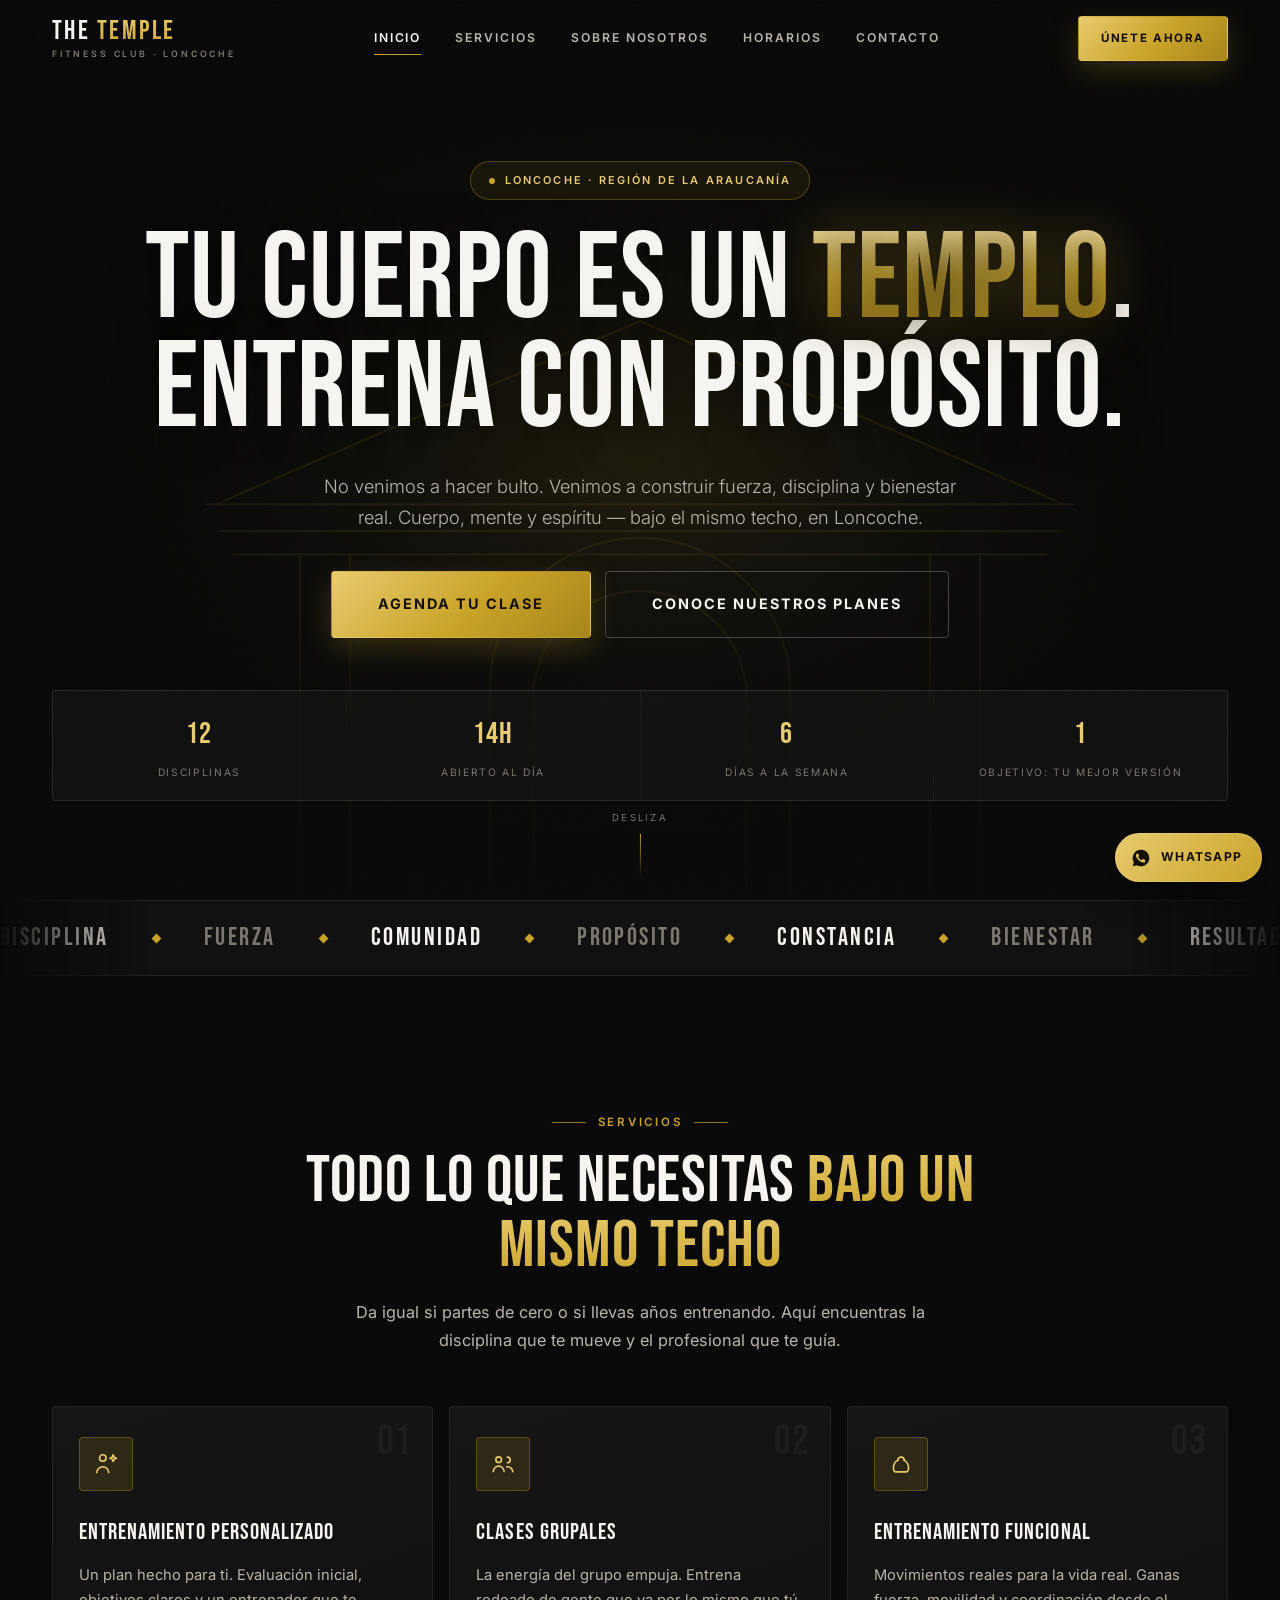
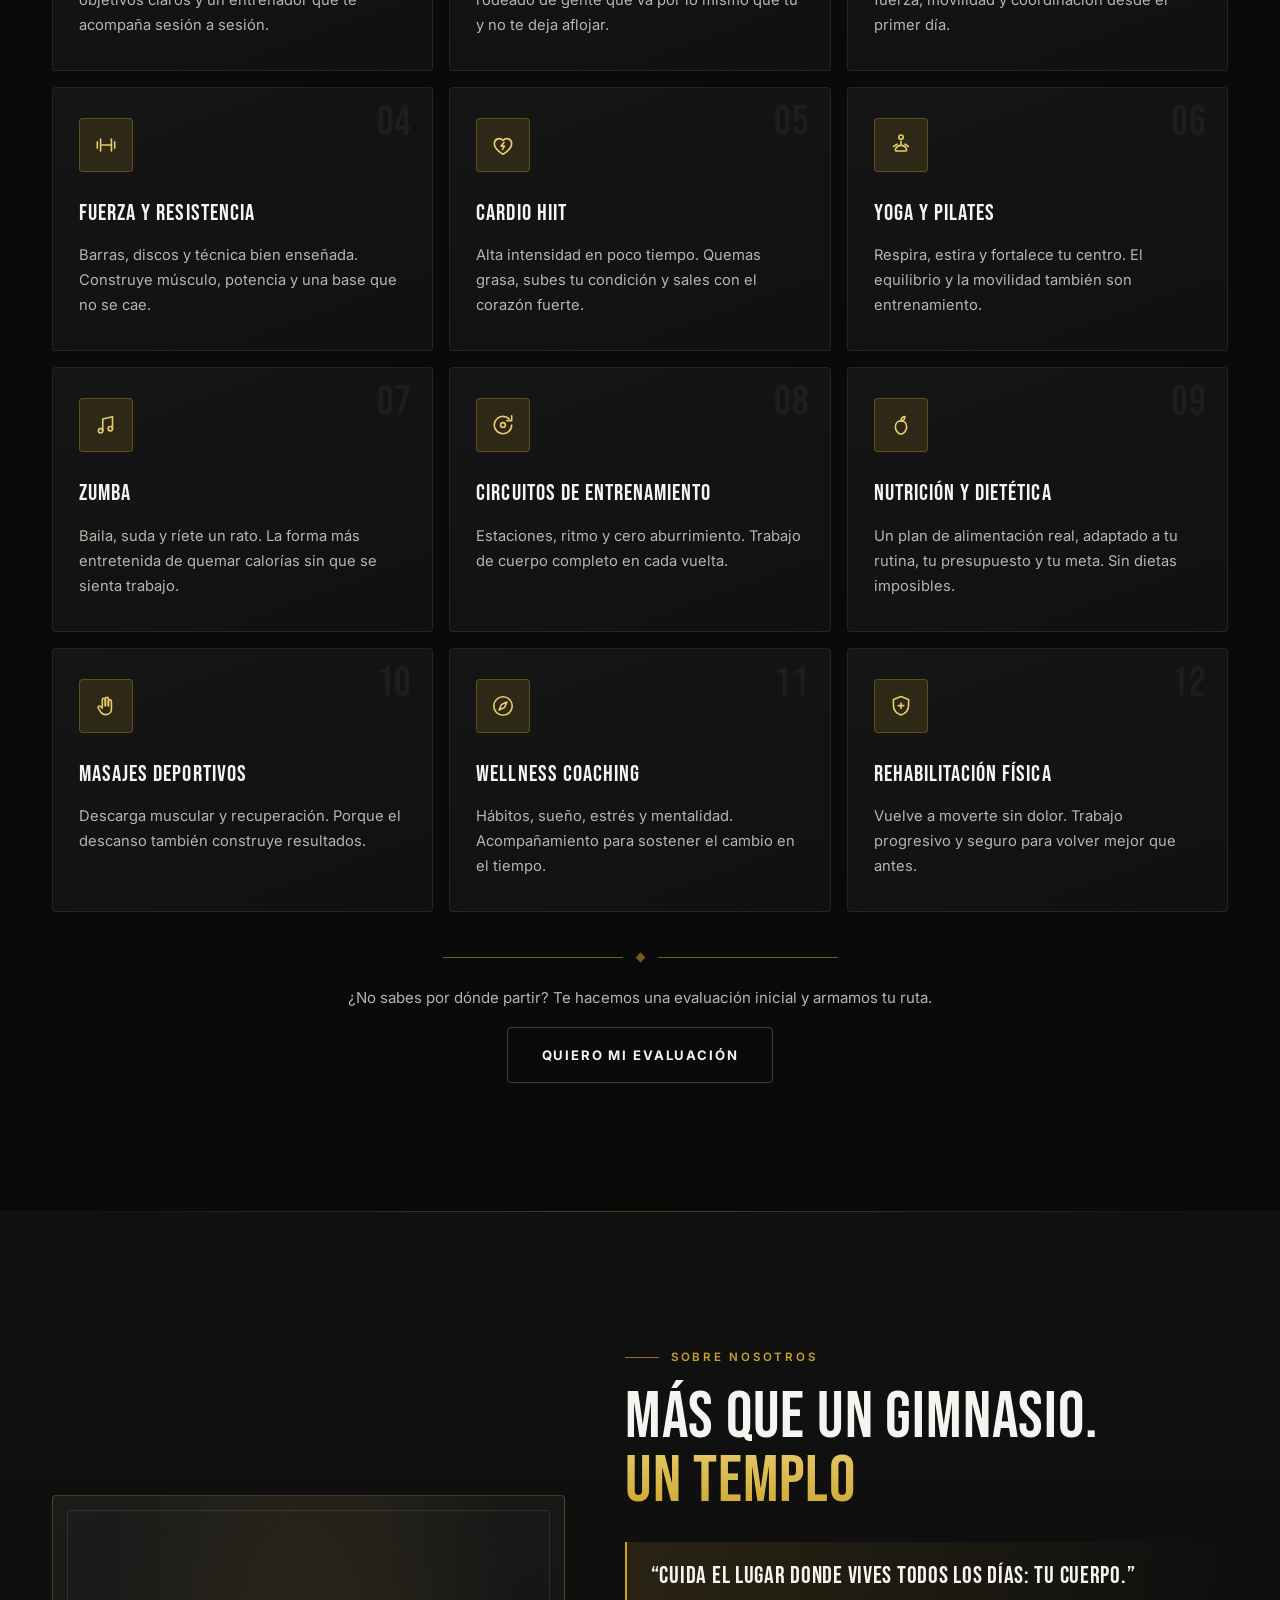
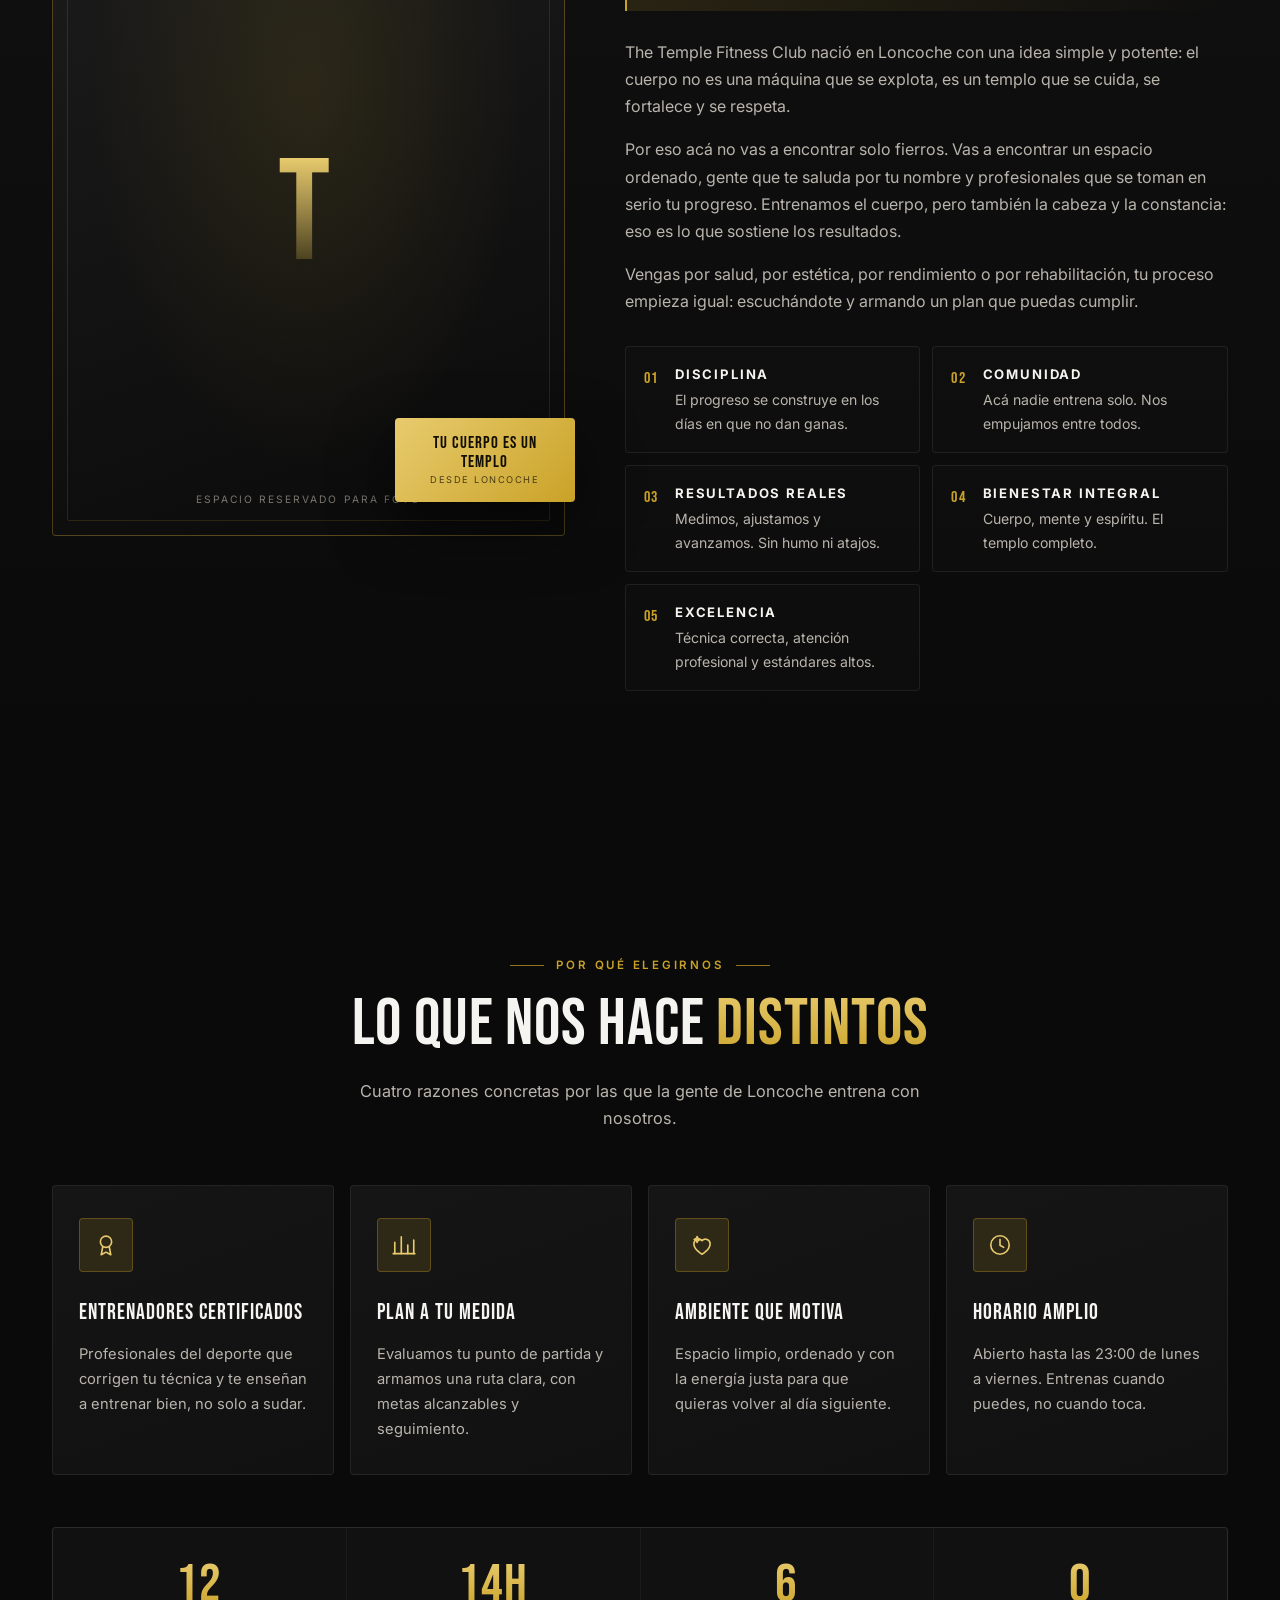
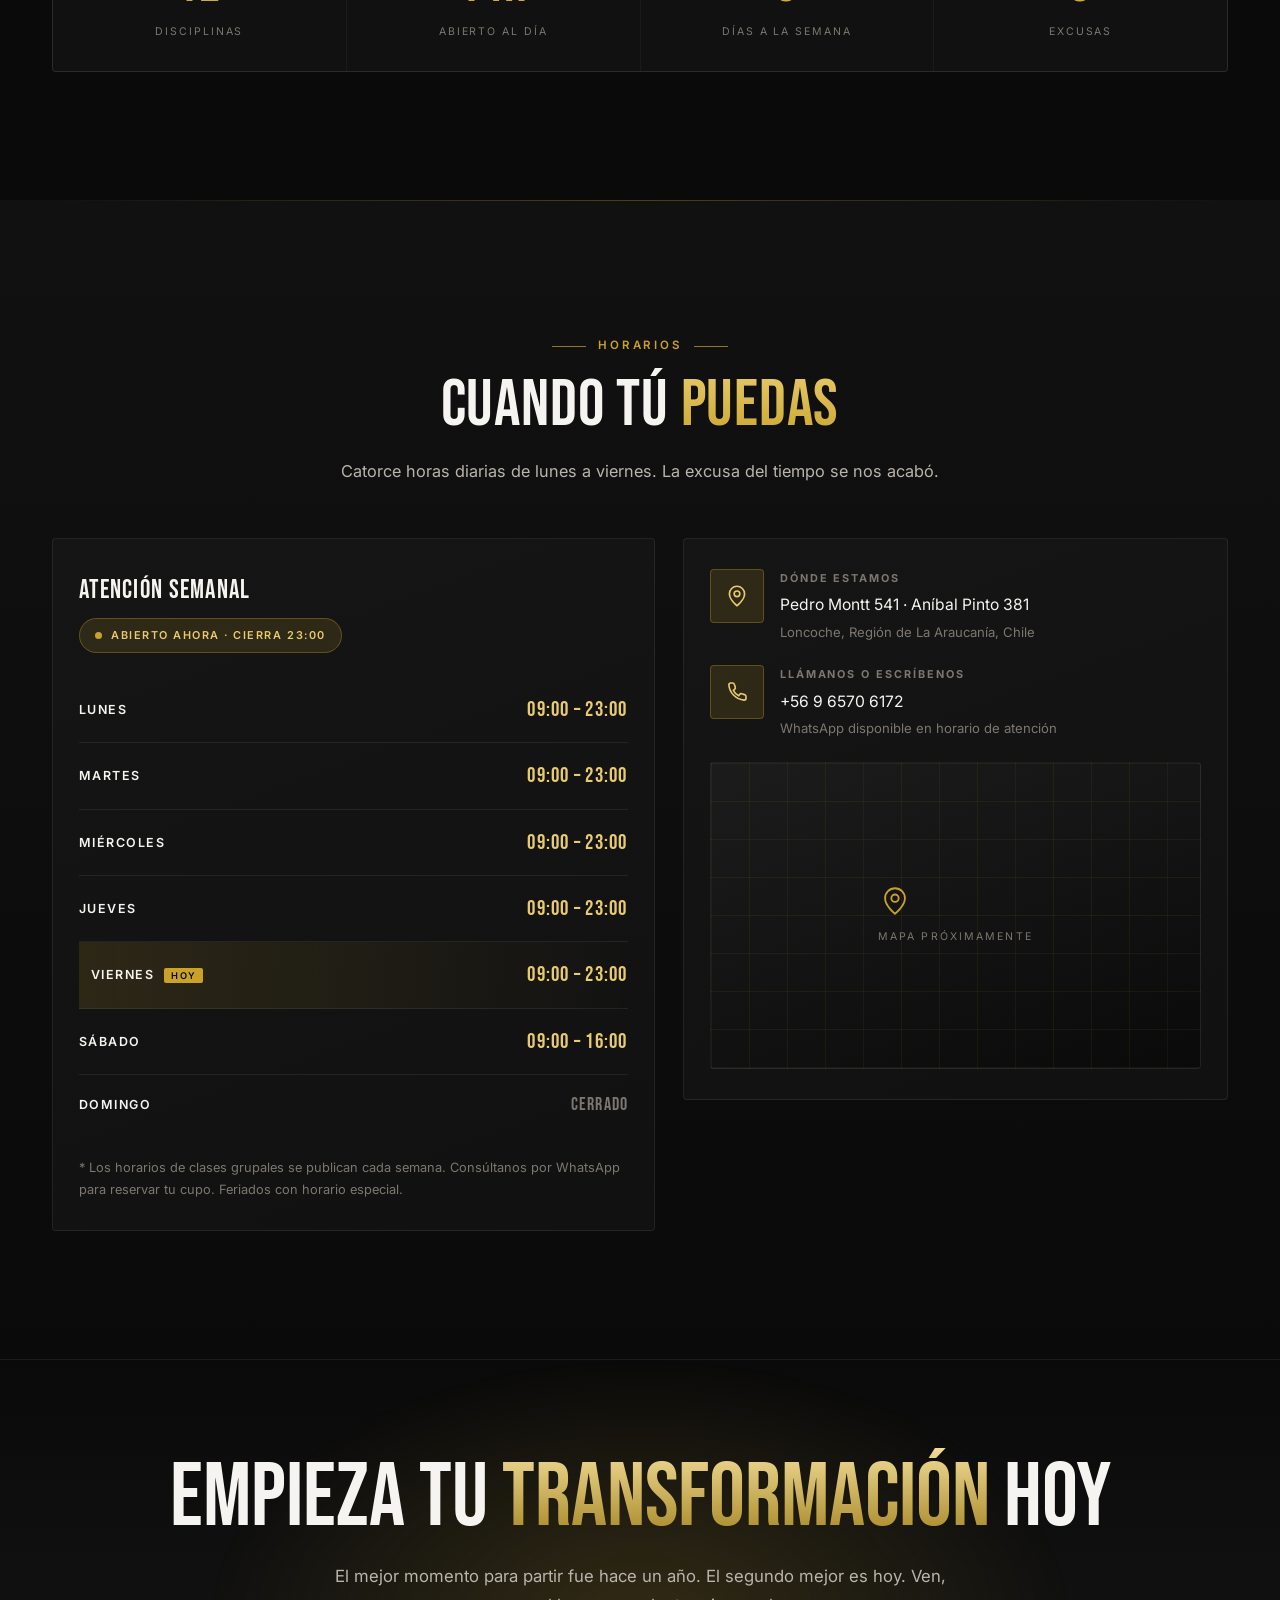
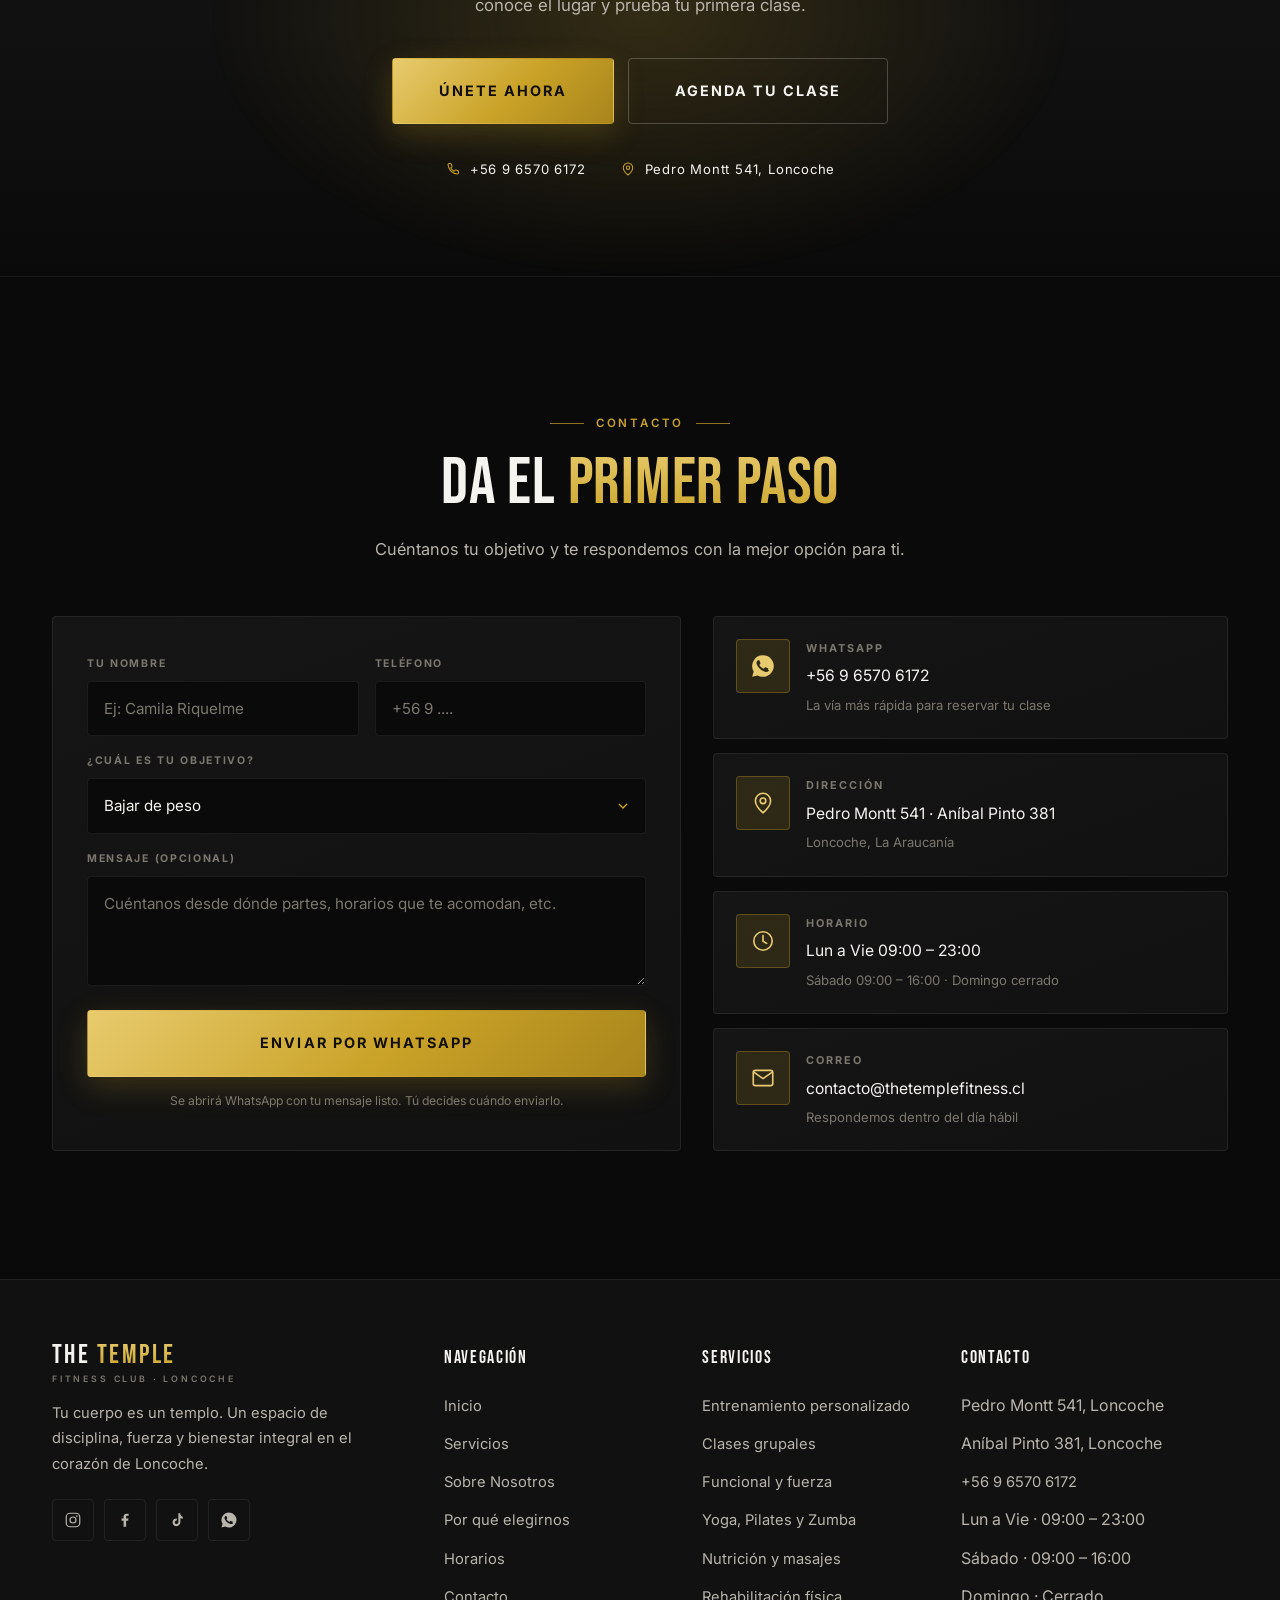
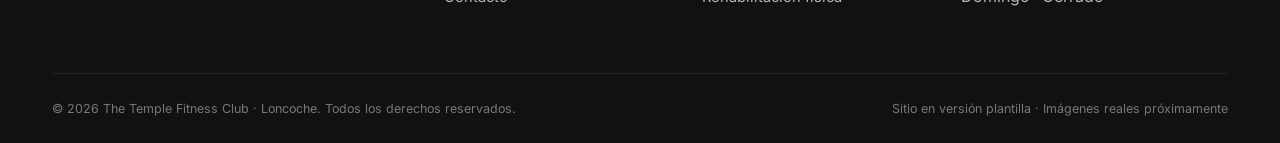
<file: versiones/v1-clasica.html>
<!DOCTYPE html>
<html lang="es-CL">
<head>
<meta charset="UTF-8">
<meta name="viewport" content="width=device-width, initial-scale=1.0">
<title>The Temple Fitness Club · Loncoche | Tu cuerpo es un templo</title>

<!-- ============================================================
     SEO / METADATOS  ·  Edita textos y URL cuando tengas dominio
     ============================================================ -->
<meta name="description" content="The Temple Fitness Club en Loncoche, La Araucanía. Entrenamiento personalizado, funcional, fuerza, HIIT, yoga, zumba, nutrición y rehabilitación. Tu cuerpo es un templo.">
<meta name="theme-color" content="#0A0A0A">
<meta name="author" content="The Temple Fitness Club">
<meta property="og:type" content="website">
<meta property="og:locale" content="es_CL">
<meta property="og:title" content="The Temple Fitness Club · Loncoche">
<meta property="og:description" content="Tu cuerpo es un templo. Entrena con propósito en Loncoche.">
<!-- <meta property="og:image" content="imagenes/og-portada.jpg"> -->

<!-- Favicon temporal en SVG (monograma dorado). Reemplázalo por el logo real. -->
<link rel="icon" href="data:image/svg+xml,%3Csvg xmlns='http://www.w3.org/2000/svg' viewBox='0 0 64 64'%3E%3Crect width='64' height='64' rx='10' fill='%230A0A0A'/%3E%3Cpath d='M16 20h32M32 20v26' stroke='%23C9A227' stroke-width='6' stroke-linecap='round'/%3E%3C/svg%3E">

<!-- Tipografías: display fuerte (Bebas Neue) + cuerpo limpio (Inter) -->
<link rel="preconnect" href="https://fonts.googleapis.com">
<link rel="preconnect" href="https://fonts.gstatic.com" crossorigin>
<link href="https://fonts.googleapis.com/css2?family=Bebas+Neue&family=Inter:wght@300;400;500;600;700&display=swap" rel="stylesheet">

<!-- Marca que el JS está activo. Si esto no corre, las animaciones de
     aparición quedan desactivadas y todo el contenido se ve igual. -->
<script>document.documentElement.classList.add('js');</script>

<style>
/* ============================================================================
   THE TEMPLE FITNESS CLUB · LONCOCHE
   Plantilla temporal — sin imágenes reales.
   Estructura de la hoja de estilos:
     01. Variables / Tokens
     02. Reset y base
     03. Utilidades y componentes (botones, títulos, tarjetas)
     04. Header + navegación
     05. Hero
     06. Marquesina
     07. Servicios
     08. Sobre nosotros / Filosofía
     09. Por qué elegirnos + cifras
     10. Horarios
     11. CTA final
     12. Contacto
     13. Footer + flotantes
     14. Animaciones y responsive
   ========================================================================== */

/* ---------- 01. VARIABLES / TOKENS -------------------------------------- */
:root{
  /* Paleta base (identidad dark) */
  --negro:        #0A0A0A;
  --carbon:       #111111;
  --gris-900:     #151515;
  --gris-800:     #1C1C1C;
  --gris-700:     #222222;
  --gris-600:     #2E2E2E;

  /* Acento dorado */
  --oro:          #C9A227;
  --oro-brillo:   #D4AF37;
  --oro-claro:    #E8CB6E;
  --oro-suave:    rgba(201,162,39,.14);
  --oro-borde:    rgba(201,162,39,.32);

  /* Energía sutil (usar con moderación) */
  --terracota:    #8A3020;

  /* Texto */
  --blanco:       #F6F4F0;
  --texto:        #B9B4AC;
  --texto-tenue:  #7C776F;

  /* Bordes y sombras */
  --borde:        rgba(255,255,255,.07);
  --sombra:       0 24px 60px rgba(0,0,0,.55);
  --sombra-oro:   0 18px 50px rgba(201,162,39,.16);

  /* Tipografías */
  --display: 'Bebas Neue', 'Oswald', 'Arial Narrow', Impact, sans-serif;
  --cuerpo:  'Inter', system-ui, -apple-system, 'Segoe UI', Roboto, sans-serif;

  /* Medidas */
  --ancho:      1240px;
  --radio:      4px;
  --radio-lg:   8px;
  --header-h:   78px;
  --transicion: .35s cubic-bezier(.2,.7,.3,1);
}

/* ---------- 02. RESET Y BASE -------------------------------------------- */
*,*::before,*::after{ box-sizing:border-box; margin:0; padding:0; }

html{
  scroll-behavior:smooth;                /* Smooth scroll nativo */
  scroll-padding-top:var(--header-h);    /* Compensa el header fijo */
  -webkit-text-size-adjust:100%;
}

body{
  font-family:var(--cuerpo);
  background:var(--negro);
  color:var(--texto);
  font-size:16px;
  line-height:1.7;
  font-weight:400;
  overflow-x:hidden;
  -webkit-font-smoothing:antialiased;
}

img,svg{ display:block; max-width:100%; }
a{ color:inherit; text-decoration:none; }
ul,ol{ list-style:none; }
button,input,textarea,select{ font:inherit; color:inherit; }

::selection{ background:var(--oro); color:var(--negro); }

/* Foco accesible y visible sobre fondo oscuro */
:focus-visible{
  outline:2px solid var(--oro-brillo);
  outline-offset:3px;
  border-radius:2px;
}

/* Grano de película: da textura premium al fondo plano */
body::after{
  content:"";
  position:fixed; inset:0;
  pointer-events:none; z-index:9999;
  opacity:.035;
  mix-blend-mode:overlay;
  background-image:url("data:image/svg+xml,%3Csvg xmlns='http://www.w3.org/2000/svg' width='180' height='180'%3E%3Cfilter id='n'%3E%3CfeTurbulence type='fractalNoise' baseFrequency='.9' numOctaves='3'/%3E%3C/filter%3E%3Crect width='180' height='180' filter='url(%23n)'/%3E%3C/svg%3E");
}

/* ---------- 03. UTILIDADES Y COMPONENTES -------------------------------- */
.contenedor{
  width:100%;
  max-width:var(--ancho);
  margin-inline:auto;
  padding-inline:22px;
}

.seccion{ padding:88px 0; position:relative; }
.seccion--alt{ background:linear-gradient(180deg,var(--carbon) 0%, var(--negro) 100%); }

/* Línea decorativa superior de sección */
.seccion--linea::before{
  content:""; position:absolute; top:0; left:50%; transform:translateX(-50%);
  width:min(92%,var(--ancho)); height:1px;
  background:linear-gradient(90deg,transparent,var(--oro-borde),transparent);
}

/* Cabecera de sección: kicker + título + bajada */
.cabecera{ max-width:720px; margin-bottom:52px; }
.cabecera--centro{ margin-inline:auto; text-align:center; }

.kicker{
  display:inline-flex; align-items:center; gap:12px;
  font-size:.72rem; font-weight:600; letter-spacing:.24em; text-transform:uppercase;
  color:var(--oro); margin-bottom:18px;
}
.kicker::before{
  content:""; width:34px; height:1px; background:var(--oro); opacity:.7;
}
.cabecera--centro .kicker::after{
  content:""; width:34px; height:1px; background:var(--oro); opacity:.7;
}

.titulo{
  font-family:var(--display);
  font-weight:400;
  font-size:clamp(2.35rem,6.5vw,4.1rem);
  line-height:.98;
  letter-spacing:.012em;
  text-transform:uppercase;
  color:var(--blanco);
}
.titulo .oro{
  background:linear-gradient(180deg,var(--oro-claro),var(--oro));
  -webkit-background-clip:text; background-clip:text; color:transparent;
}

.bajada{ margin-top:20px; font-size:1.02rem; color:var(--texto); max-width:62ch; }
.cabecera--centro .bajada{ margin-inline:auto; }

/* Botones */
.btn{
  --btn-pad: 16px 34px;
  position:relative; overflow:hidden;
  display:inline-flex; align-items:center; justify-content:center; gap:10px;
  padding:var(--btn-pad);
  font-size:.82rem; font-weight:700; letter-spacing:.14em; text-transform:uppercase;
  border:1px solid transparent; border-radius:var(--radio);
  cursor:pointer; white-space:nowrap;
  transition:transform var(--transicion), box-shadow var(--transicion),
             background var(--transicion), color var(--transicion), border-color var(--transicion);
}
.btn:hover{ transform:translateY(-2px); }
.btn:active{ transform:translateY(0); }

.btn-oro{
  background:linear-gradient(135deg,var(--oro-claro) 0%, var(--oro) 55%, #A8851C 100%);
  color:#120E02;
  box-shadow:0 10px 30px rgba(201,162,39,.22);
}
.btn-oro:hover{ box-shadow:0 16px 42px rgba(201,162,39,.38); }
/* Destello que cruza el botón al pasar el mouse */
.btn-oro::after{
  content:""; position:absolute; inset:0; transform:translateX(-120%) skewX(-18deg);
  background:linear-gradient(90deg,transparent,rgba(255,255,255,.55),transparent);
  transition:transform .7s ease;
}
.btn-oro:hover::after{ transform:translateX(120%) skewX(-18deg); }

.btn-linea{
  background:transparent; color:var(--blanco);
  border-color:rgba(255,255,255,.22);
}
.btn-linea:hover{ border-color:var(--oro); color:var(--oro-claro); background:var(--oro-suave); }

.btn-lg{ --btn-pad:20px 46px; font-size:.9rem; }
.btn-sm{ --btn-pad:12px 22px; font-size:.72rem; }
.btn-bloque{ width:100%; }

/* Tarjeta base reutilizable */
.tarjeta{
  position:relative;
  background:linear-gradient(160deg,var(--gris-900) 0%, var(--carbon) 100%);
  border:1px solid var(--borde);
  border-radius:var(--radio);
  transition:border-color var(--transicion), transform var(--transicion), box-shadow var(--transicion);
}
.tarjeta:hover{
  border-color:var(--oro-borde);
  transform:translateY(-5px);
  box-shadow:var(--sombra-oro);
}

/* Ícono estándar (52px). La clase .service-icon queda lista para
   reemplazar el SVG por un ícono/imagen propia más adelante. */
.service-icon,
.icono{
  width:54px; height:54px; flex:none;
  display:grid; place-items:center;
  border:1px solid var(--oro-borde);
  border-radius:var(--radio);
  background:var(--oro-suave);
  color:var(--oro-claro);
  transition:background var(--transicion), color var(--transicion), border-color var(--transicion);
}
.service-icon svg,.icono svg{ width:26px; height:26px; }

/* Separador ornamental tipo friso */
.friso{
  display:flex; align-items:center; justify-content:center; gap:14px;
  padding:8px 0; color:var(--oro); opacity:.55;
}
.friso span{ height:1px; width:min(180px,22vw); background:currentColor; }
.friso i{ width:7px; height:7px; background:currentColor; transform:rotate(45deg); }

/* ---------- 04. HEADER + NAVEGACIÓN ------------------------------------- */
/* Barra de progreso de lectura */
.progreso{
  position:fixed; top:0; left:0; height:2px; width:0;
  background:linear-gradient(90deg,var(--oro),var(--oro-claro));
  z-index:1002; transition:width .1s linear;
}

.header{
  position:fixed; top:0; left:0; right:0; z-index:1000;
  height:var(--header-h);
  display:flex; align-items:center;
  background:rgba(10,10,10,.55);
  backdrop-filter:blur(14px); -webkit-backdrop-filter:blur(14px);
  border-bottom:1px solid transparent;
  transition:background var(--transicion), border-color var(--transicion), height var(--transicion);
}
.header.fijo{
  background:rgba(10,10,10,.92);
  border-bottom-color:var(--borde);
  height:68px;
}
.header .contenedor{ display:flex; align-items:center; justify-content:space-between; gap:20px; }

/* Logo tipográfico */
.logo{ display:flex; flex-direction:column; line-height:1; }
.logo-nombre{
  font-family:var(--display); font-size:1.7rem; letter-spacing:.09em; text-transform:uppercase;
  color:var(--blanco);
}
.logo-nombre em{
  font-style:normal;
  background:linear-gradient(180deg,var(--oro-claro),var(--oro));
  -webkit-background-clip:text; background-clip:text; color:transparent;
}
.logo-sub{
  font-size:.55rem; font-weight:600; letter-spacing:.32em; text-transform:uppercase;
  color:var(--texto-tenue); margin-top:5px;
}

/* Menú escritorio */
.nav{ display:none; }
.nav ul{ display:flex; align-items:center; gap:34px; }
.nav a{
  position:relative; display:block; padding:6px 0;
  font-size:.76rem; font-weight:600; letter-spacing:.16em; text-transform:uppercase;
  color:var(--texto); transition:color var(--transicion);
}
.nav a::after{
  content:""; position:absolute; left:0; bottom:0; height:1px; width:0;
  background:var(--oro); transition:width var(--transicion);
}
.nav a:hover,.nav a.activo{ color:var(--blanco); }
.nav a:hover::after,.nav a.activo::after{ width:100%; }

.header-acciones{ display:flex; align-items:center; gap:14px; }
.header .btn-oro{ display:none; }

/* Botón hamburguesa */
.hamburguesa{
  width:46px; height:46px; display:grid; place-items:center; gap:5px;
  background:transparent; border:1px solid var(--borde); border-radius:var(--radio);
  cursor:pointer; transition:border-color var(--transicion);
}
.hamburguesa:hover{ border-color:var(--oro-borde); }
.hamburguesa span{
  display:block; width:20px; height:1.5px; background:var(--blanco);
  transition:transform var(--transicion), opacity var(--transicion);
}
.hamburguesa[aria-expanded="true"] span:nth-child(1){ transform:translateY(6.5px) rotate(45deg); }
.hamburguesa[aria-expanded="true"] span:nth-child(2){ opacity:0; }
.hamburguesa[aria-expanded="true"] span:nth-child(3){ transform:translateY(-6.5px) rotate(-45deg); }

/* Panel móvil a pantalla completa */
.menu-movil{
  position:fixed; inset:0; z-index:999;
  background:linear-gradient(170deg,var(--carbon),var(--negro));
  display:flex; flex-direction:column; justify-content:center;
  padding:var(--header-h) 26px 40px;
  opacity:0; visibility:hidden; transform:translateY(-12px);
  transition:opacity .35s ease, transform .35s ease, visibility .35s;
}
.menu-movil.abierto{ opacity:1; visibility:visible; transform:translateY(0); }
.menu-movil ul{ display:flex; flex-direction:column; gap:6px; }
.menu-movil a{
  font-family:var(--display); font-size:2.4rem; letter-spacing:.05em; text-transform:uppercase;
  color:var(--blanco); padding:8px 0; border-bottom:1px solid var(--borde);
  display:flex; align-items:baseline; gap:16px;
  transition:color var(--transicion), padding-left var(--transicion);
}
.menu-movil a span{ font-family:var(--cuerpo); font-size:.6rem; letter-spacing:.2em; color:var(--oro); }
.menu-movil a:hover{ color:var(--oro-claro); padding-left:10px; }
.menu-movil .btn{ margin-top:30px; }
.menu-movil-pie{
  margin-top:26px; font-size:.82rem; color:var(--texto-tenue);
  display:flex; flex-direction:column; gap:4px;
}
body.sin-scroll{ overflow:hidden; }

/* ---------- 05. HERO ----------------------------------------------------- */
.hero{
  position:relative; isolation:isolate;
  min-height:100svh;
  display:flex; align-items:center;
  padding:calc(var(--header-h) + 48px) 0 64px;
  overflow:hidden;
}

/* Capas del fondo del hero.
   👉 PARA AGREGAR LA FOTO REAL: define background-image en .hero-placeholder.
      Ejemplo: background-image:url('imagenes/hero.jpg'); background-size:cover;
      El overlay y el degradado inferior ya están encima, así que el texto
      seguirá siendo legible sin tocar nada más. */
.hero-fondo{ position:absolute; inset:0; z-index:-1; }
.hero-placeholder{
  position:absolute; inset:0;
  background-color:var(--negro);
  background-position:center; background-size:cover; background-repeat:no-repeat;
}
/* Retícula sutil que evoca planos de arquitectura */
.hero-reticula{
  position:absolute; inset:0; opacity:.5;
  background-image:
    linear-gradient(rgba(255,255,255,.028) 1px, transparent 1px),
    linear-gradient(90deg, rgba(255,255,255,.028) 1px, transparent 1px);
  background-size:78px 78px;
  mask-image:radial-gradient(ellipse 75% 65% at 50% 45%, #000 20%, transparent 78%);
  -webkit-mask-image:radial-gradient(ellipse 75% 65% at 50% 45%, #000 20%, transparent 78%);
}
/* Resplandor dorado central */
.hero-halo{
  position:absolute; left:50%; top:52%; transform:translate(-50%,-50%);
  width:min(1100px,120vw); aspect-ratio:1/.75;
  background:radial-gradient(ellipse at center, rgba(201,162,39,.20) 0%, rgba(201,162,39,.05) 38%, transparent 68%);
  filter:blur(6px);
  animation:latido 9s ease-in-out infinite;
}
/* Silueta del templo dibujada en SVG */
.hero-templo{
  position:absolute; left:50%; bottom:-2%; transform:translateX(-50%);
  width:min(1000px,140vw); color:var(--oro); opacity:.20;
}
.hero-templo path{
  stroke-dasharray:1400; stroke-dashoffset:1400;
  animation:trazar 3.4s cubic-bezier(.4,0,.2,1) forwards;
}
/* Viñeta + degradado hacia la siguiente sección */
.hero-overlay{
  position:absolute; inset:0;
  background:
    linear-gradient(180deg, rgba(10,10,10,.78) 0%, rgba(10,10,10,.35) 42%, rgba(10,10,10,.92) 100%),
    radial-gradient(ellipse 80% 70% at 50% 50%, transparent 30%, rgba(0,0,0,.72) 100%);
}

.hero-contenido{ position:relative; text-align:center; }

.hero-kicker{
  display:inline-flex; align-items:center; gap:10px;
  padding:9px 18px; margin-bottom:26px;
  border:1px solid var(--oro-borde); border-radius:100px;
  background:rgba(201,162,39,.07);
  font-size:.68rem; font-weight:600; letter-spacing:.2em; text-transform:uppercase;
  color:var(--oro-claro);
}
.hero-kicker .punto{
  width:6px; height:6px; border-radius:50%; background:var(--oro);
  box-shadow:0 0 0 0 rgba(201,162,39,.6); animation:pulso 2.4s infinite;
}

.hero h1{
  font-family:var(--display); font-weight:400;
  font-size:clamp(3rem,11.5vw,7.6rem);
  line-height:.9; letter-spacing:.01em; text-transform:uppercase;
  color:var(--blanco);
  text-shadow:0 6px 40px rgba(0,0,0,.6);
}
.hero h1 .oro{
  display:inline-block;
  background:linear-gradient(180deg,#F4DF9B 0%, var(--oro-brillo) 45%, #9C7B15 100%);
  -webkit-background-clip:text; background-clip:text; color:transparent;
  filter:drop-shadow(0 0 26px rgba(201,162,39,.32));
}
.hero-sub{
  margin:26px auto 0; max-width:60ch;
  font-size:clamp(1rem,2.4vw,1.15rem); color:var(--texto); font-weight:300;
}
.hero-acciones{
  margin-top:38px; display:flex; flex-wrap:wrap; gap:14px; justify-content:center;
}

/* Mini datos bajo el hero */
.hero-datos{
  margin-top:52px; display:grid; grid-template-columns:repeat(2,1fr);
  gap:1px; background:var(--borde);
  border:1px solid var(--borde); border-radius:var(--radio); overflow:hidden;
}
.hero-datos li{
  background:rgba(10,10,10,.6); padding:18px 12px;
  display:flex; flex-direction:column; gap:4px; align-items:center;
}
.hero-datos b{
  font-family:var(--display); font-size:1.9rem; color:var(--oro-claro); letter-spacing:.03em; font-weight:400;
}
.hero-datos small{ font-size:.64rem; letter-spacing:.16em; text-transform:uppercase; color:var(--texto-tenue); }

/* Indicador de scroll */
.hero-scroll{
  position:absolute; left:50%; bottom:22px; transform:translateX(-50%);
  display:none; flex-direction:column; align-items:center; gap:8px;
  font-size:.6rem; letter-spacing:.24em; text-transform:uppercase; color:var(--texto-tenue);
}
.hero-scroll i{
  width:1px; height:44px; background:linear-gradient(180deg,var(--oro),transparent);
  animation:bajar 2.2s ease-in-out infinite;
}

/* ---------- 06. MARQUESINA ---------------------------------------------- */
.marquesina{
  border-block:1px solid var(--borde);
  background:var(--carbon);
  overflow:hidden; padding:16px 0;
  -webkit-mask-image:linear-gradient(90deg,transparent,#000 12%,#000 88%,transparent);
  mask-image:linear-gradient(90deg,transparent,#000 12%,#000 88%,transparent);
}
.marquesina-pista{ display:flex; width:max-content; animation:desplazar 32s linear infinite; }
.marquesina ul{ display:flex; align-items:center; gap:44px; padding-right:44px; }
.marquesina li{
  display:flex; align-items:center; gap:44px;
  font-family:var(--display); font-size:1.55rem; letter-spacing:.1em; text-transform:uppercase;
  color:var(--texto-tenue); white-space:nowrap;
}
.marquesina li::after{ content:""; width:7px; height:7px; background:var(--oro); transform:rotate(45deg); }
.marquesina li:nth-child(odd){ color:var(--blanco); }
.marquesina:hover .marquesina-pista{ animation-play-state:paused; }

/* ---------- 07. SERVICIOS ------------------------------------------------ */
.grid-servicios{
  display:grid; grid-template-columns:1fr; gap:16px;
}
.servicio{ padding:30px 26px 32px; overflow:hidden; }
/* Número de orden decorativo */
.servicio-num{
  position:absolute; top:14px; right:20px;
  font-family:var(--display); font-size:2.6rem; line-height:1;
  color:rgba(255,255,255,.045); letter-spacing:.02em;
  transition:color var(--transicion);
}
.servicio:hover .servicio-num{ color:rgba(201,162,39,.16); }
.servicio:hover .service-icon{ background:var(--oro); color:#120E02; border-color:var(--oro); }
.servicio h3{
  margin:22px 0 10px;
  font-family:var(--display); font-weight:400; font-size:1.45rem;
  letter-spacing:.045em; text-transform:uppercase; color:var(--blanco);
}
.servicio p{ font-size:.92rem; color:var(--texto); }
/* Filo dorado que aparece en hover */
.servicio::before{
  content:""; position:absolute; left:0; top:0; width:2px; height:0;
  background:linear-gradient(180deg,var(--oro-claro),transparent);
  transition:height .5s ease;
}
.servicio:hover::before{ height:100%; }

.servicios-pie{
  margin-top:34px; text-align:center;
  display:flex; flex-direction:column; align-items:center; gap:16px;
}
.servicios-pie p{ font-size:.94rem; }

/* ---------- 08. SOBRE NOSOTROS / FILOSOFÍA ------------------------------ */
.sobre{ display:grid; gap:44px; align-items:center; }

/* Marco visual temporal. 👉 Reemplaza por <img> o define background-image. */
.sobre-visual{ position:relative; }
.sobre-placeholder{
  position:relative; aspect-ratio:4/5;
  border:1px solid var(--oro-borde); border-radius:var(--radio);
  background:
    radial-gradient(ellipse at 50% 30%, rgba(201,162,39,.12), transparent 60%),
    linear-gradient(160deg,var(--gris-800),var(--negro));
  display:grid; place-items:center; overflow:hidden;
  background-size:cover; background-position:center;
}
.sobre-placeholder::before{
  content:""; position:absolute; inset:14px; border:1px solid rgba(201,162,39,.16); border-radius:2px;
}
.sobre-monograma{
  font-family:var(--display); font-size:clamp(5rem,18vw,9rem); line-height:.8;
  letter-spacing:.06em; color:transparent;
  background:linear-gradient(180deg,var(--oro-claro),rgba(201,162,39,.15));
  -webkit-background-clip:text; background-clip:text;
  text-align:center;
}
.sobre-nota{
  position:absolute; left:0; right:0; bottom:26px; text-align:center;
  font-size:.64rem; letter-spacing:.2em; text-transform:uppercase; color:var(--texto-tenue);
}
/* Sello dorado flotante */
.sobre-sello{
  position:absolute; right:-10px; bottom:34px;
  background:linear-gradient(135deg,var(--oro-claro),var(--oro));
  color:#120E02; padding:16px 20px; border-radius:var(--radio);
  box-shadow:var(--sombra);
  font-family:var(--display); font-size:1.05rem; letter-spacing:.06em; text-transform:uppercase;
  line-height:1.1; text-align:center; max-width:180px;
}
.sobre-sello small{ display:block; font-family:var(--cuerpo); font-size:.58rem; letter-spacing:.16em; opacity:.72; margin-top:4px; }

.sobre-texto p + p{ margin-top:16px; }
.sobre-cita{
  margin:28px 0; padding:20px 24px;
  border-left:2px solid var(--oro);
  background:linear-gradient(90deg,var(--oro-suave),transparent);
  font-family:var(--display); font-size:1.5rem; line-height:1.2;
  letter-spacing:.03em; text-transform:uppercase; color:var(--blanco);
}

/* Valores */
.valores{ display:grid; gap:12px; margin-top:30px; }
.valor{
  display:flex; gap:16px; align-items:flex-start;
  padding:16px 18px; border:1px solid var(--borde); border-radius:var(--radio);
  background:rgba(255,255,255,.012);
  transition:border-color var(--transicion), background var(--transicion);
}
.valor:hover{ border-color:var(--oro-borde); background:var(--oro-suave); }
.valor-marca{
  font-family:var(--display); font-size:1rem; color:var(--oro); letter-spacing:.1em; padding-top:2px;
}
.valor h4{
  font-size:.82rem; font-weight:700; letter-spacing:.14em; text-transform:uppercase; color:var(--blanco);
  margin-bottom:3px;
}
.valor p{ font-size:.88rem; }

/* ---------- 09. POR QUÉ ELEGIRNOS + CIFRAS ------------------------------ */
.grid-razones{ display:grid; grid-template-columns:1fr; gap:16px; }
.razon{ padding:32px 26px; text-align:left; }
.razon h3{
  margin:22px 0 10px;
  font-family:var(--display); font-weight:400; font-size:1.4rem;
  letter-spacing:.045em; text-transform:uppercase; color:var(--blanco);
}
.razon p{ font-size:.92rem; }
.razon:hover .icono{ background:var(--oro); color:#120E02; }

/* Banda de cifras */
.cifras{
  margin-top:52px;
  display:grid; grid-template-columns:repeat(2,1fr);
  gap:1px; background:var(--borde);
  border:1px solid var(--borde); border-radius:var(--radio); overflow:hidden;
}
.cifra{
  background:var(--carbon); padding:30px 16px; text-align:center;
  transition:background var(--transicion);
}
.cifra:hover{ background:var(--gris-900); }
.cifra b{
  display:block; font-family:var(--display); font-weight:400;
  font-size:clamp(2.4rem,7vw,3.4rem); line-height:1; letter-spacing:.02em;
  background:linear-gradient(180deg,var(--oro-claro),var(--oro));
  -webkit-background-clip:text; background-clip:text; color:transparent;
}
.cifra span{
  display:block; margin-top:10px;
  font-size:.66rem; letter-spacing:.18em; text-transform:uppercase; color:var(--texto-tenue);
}

/* ---------- 10. HORARIOS ------------------------------------------------- */
.grid-horarios{ display:grid; gap:24px; align-items:start; }

.horario-panel{ padding:30px 26px; }
.horario-panel h3{
  font-family:var(--display); font-weight:400; font-size:1.6rem;
  letter-spacing:.05em; text-transform:uppercase; color:var(--blanco); margin-bottom:6px;
}

/* Estado abierto/cerrado calculado en JS (hora de Chile) */
.estado{
  display:inline-flex; align-items:center; gap:9px;
  padding:7px 15px; margin-bottom:24px;
  border:1px solid var(--borde); border-radius:100px;
  font-size:.68rem; font-weight:600; letter-spacing:.14em; text-transform:uppercase;
  color:var(--texto-tenue);
}
.estado .punto{ width:7px; height:7px; border-radius:50%; background:var(--texto-tenue); }
.estado.abierto{ color:var(--oro-claro); border-color:var(--oro-borde); background:var(--oro-suave); }
.estado.abierto .punto{ background:var(--oro); box-shadow:0 0 0 0 rgba(201,162,39,.6); animation:pulso 2.4s infinite; }
.estado.cerrado{ color:#C98A7A; border-color:rgba(138,48,32,.4); background:rgba(138,48,32,.12); }
.estado.cerrado .punto{ background:#C98A7A; }

/* 👉 EDITAR HORARIOS: cambia los <li> aquí y el objeto HORARIOS en el JS. */
.tabla-horarios li{
  display:flex; align-items:center; justify-content:space-between; gap:16px;
  padding:15px 0; border-bottom:1px solid var(--borde);
  transition:padding-left var(--transicion);
}
.tabla-horarios li:last-child{ border-bottom:0; }
.tabla-horarios li:hover{ padding-left:8px; }
.tabla-horarios .dia{
  font-size:.78rem; font-weight:600; letter-spacing:.12em; text-transform:uppercase; color:var(--blanco);
}
.tabla-horarios .hora{
  font-family:var(--display); font-size:1.3rem; letter-spacing:.06em; color:var(--oro-claro);
}
.tabla-horarios li.libre .hora{ color:var(--texto-tenue); font-size:1.1rem; }
.tabla-horarios li.hoy{ background:linear-gradient(90deg,var(--oro-suave),transparent); padding-left:12px; }
.tabla-horarios li.hoy .dia::after{
  content:"HOY"; margin-left:10px; font-size:.58rem; letter-spacing:.14em;
  color:var(--negro); background:var(--oro); padding:2px 7px; border-radius:2px;
}
.horario-nota{ margin-top:22px; font-size:.8rem; color:var(--texto-tenue); }

/* Panel de ubicación */
.ubicacion-panel{ padding:30px 26px; display:flex; flex-direction:column; gap:22px; }
.dato{ display:flex; gap:16px; align-items:flex-start; }
.dato h4{
  font-size:.68rem; font-weight:700; letter-spacing:.18em; text-transform:uppercase;
  color:var(--texto-tenue); margin-bottom:5px;
}
.dato p,.dato a{ color:var(--blanco); font-size:.98rem; }
.dato a:hover{ color:var(--oro-claro); }
.dato small{ display:block; color:var(--texto-tenue); font-size:.82rem; margin-top:2px; }

/* Mapa placeholder — reemplazar por iframe de Google Maps cuando quieras */
.mapa-placeholder{
  position:relative; aspect-ratio:16/10; border-radius:var(--radio); overflow:hidden;
  border:1px solid var(--borde);
  background:
    linear-gradient(rgba(201,162,39,.07) 1px, transparent 1px),
    linear-gradient(90deg, rgba(201,162,39,.07) 1px, transparent 1px),
    linear-gradient(160deg,var(--gris-800),var(--negro));
  background-size:38px 38px, 38px 38px, 100% 100%;
  display:grid; place-items:center; text-align:center;
}
.mapa-placeholder .pin{ color:var(--oro); }
.mapa-placeholder p{
  font-size:.66rem; letter-spacing:.2em; text-transform:uppercase; color:var(--texto-tenue); margin-top:10px;
}

/* ---------- 11. CTA FINAL ------------------------------------------------ */
.cta{
  position:relative; overflow:hidden; text-align:center;
  padding:96px 0;
  background:linear-gradient(180deg,var(--negro),var(--carbon) 50%,var(--negro));
  border-block:1px solid var(--borde);
}
.cta::before{
  content:""; position:absolute; left:50%; top:50%; transform:translate(-50%,-50%);
  width:min(900px,120vw); aspect-ratio:1/.6;
  background:radial-gradient(ellipse at center, rgba(201,162,39,.18), transparent 68%);
  filter:blur(4px);
}
.cta-contenido{ position:relative; }
.cta h2{
  font-family:var(--display); font-weight:400;
  font-size:clamp(2.6rem,9vw,5.6rem); line-height:.94; text-transform:uppercase;
  color:var(--blanco);
}
.cta p{ margin:22px auto 0; max-width:56ch; font-size:1.05rem; }
.cta-acciones{ margin-top:38px; display:flex; flex-wrap:wrap; gap:14px; justify-content:center; }
.cta-contacto{
  margin-top:34px; display:flex; flex-wrap:wrap; gap:12px 34px; justify-content:center;
  font-size:.82rem; letter-spacing:.06em; color:var(--texto-tenue);
}
.cta-contacto a{ display:inline-flex; align-items:center; gap:9px; color:var(--blanco); }
.cta-contacto a:hover{ color:var(--oro-claro); }
.cta-contacto svg{ width:16px; height:16px; color:var(--oro); }

/* ---------- 12. CONTACTO ------------------------------------------------- */
.grid-contacto{ display:grid; gap:28px; align-items:start; }

.form{
  padding:30px 24px;
  background:linear-gradient(160deg,var(--gris-900),var(--carbon));
  border:1px solid var(--borde); border-radius:var(--radio);
}
.campo{ margin-bottom:16px; }
.campo label{
  display:block; margin-bottom:8px;
  font-size:.66rem; font-weight:700; letter-spacing:.16em; text-transform:uppercase; color:var(--texto-tenue);
}
.campo input,.campo select,.campo textarea{
  width:100%; padding:14px 16px;
  background:var(--negro); color:var(--blanco);
  border:1px solid var(--borde); border-radius:var(--radio);
  font-size:.95rem;
  transition:border-color var(--transicion), background var(--transicion);
}
.campo input::placeholder,.campo textarea::placeholder{ color:var(--texto-tenue); }
.campo input:focus,.campo select:focus,.campo textarea:focus{
  outline:none; border-color:var(--oro); background:#0D0D0D;
}
.campo textarea{ resize:vertical; min-height:110px; }
.campo select{ appearance:none; cursor:pointer;
  background-image:url("data:image/svg+xml,%3Csvg xmlns='http://www.w3.org/2000/svg' viewBox='0 0 24 24' fill='none' stroke='%23C9A227' stroke-width='2'%3E%3Cpath d='M6 9l6 6 6-6'/%3E%3C/svg%3E");
  background-repeat:no-repeat; background-position:right 14px center; background-size:16px;
  padding-right:42px;
}
.form-nota{ margin-top:14px; font-size:.76rem; color:var(--texto-tenue); text-align:center; }

.contacto-info{ display:grid; gap:14px; }
.contacto-card{
  display:flex; gap:16px; align-items:flex-start;
  padding:22px 22px;
}
.contacto-card:hover .icono{ background:var(--oro); color:#120E02; }
.contacto-card h4{
  font-size:.68rem; font-weight:700; letter-spacing:.18em; text-transform:uppercase;
  color:var(--texto-tenue); margin-bottom:6px;
}
.contacto-card p,.contacto-card a{ color:var(--blanco); font-size:.98rem; }
.contacto-card a:hover{ color:var(--oro-claro); }
.contacto-card small{ display:block; color:var(--texto-tenue); font-size:.82rem; margin-top:4px; }

/* ---------- 13. FOOTER + FLOTANTES -------------------------------------- */
.footer{
  background:var(--carbon);
  border-top:1px solid var(--borde);
  padding:62px 0 0;
}
.footer-grid{ display:grid; gap:36px; }
.footer-marca .logo{ margin-bottom:18px; }
.footer-marca p{ font-size:.92rem; max-width:38ch; }

.redes{ display:flex; gap:10px; margin-top:22px; }
.redes a{
  width:42px; height:42px; display:grid; place-items:center;
  border:1px solid var(--borde); border-radius:var(--radio); color:var(--texto);
  transition:all var(--transicion);
}
.redes a:hover{ border-color:var(--oro); color:var(--oro-claro); background:var(--oro-suave); transform:translateY(-3px); }
.redes svg{ width:18px; height:18px; }

.footer h4{
  font-family:var(--display); font-weight:400; font-size:1.15rem;
  letter-spacing:.09em; text-transform:uppercase; color:var(--blanco); margin-bottom:18px;
}
.footer-links li{ margin-bottom:11px; }
.footer-links a{ font-size:.92rem; color:var(--texto); transition:color var(--transicion), padding-left var(--transicion); }
.footer-links a:hover{ color:var(--oro-claro); padding-left:6px; }

.footer-abajo{
  margin-top:52px; padding:24px 0; border-top:1px solid var(--borde);
  display:flex; flex-direction:column; gap:10px; align-items:center; text-align:center;
  font-size:.78rem; color:var(--texto-tenue);
}
.footer-abajo a:hover{ color:var(--oro-claro); }

/* WhatsApp flotante */
.flotante{
  position:fixed; right:18px; bottom:18px; z-index:900;
  display:flex; align-items:center; gap:10px;
  padding:14px 20px 14px 16px;
  background:linear-gradient(135deg,var(--oro-claro),var(--oro));
  color:#120E02; border-radius:100px;
  font-size:.76rem; font-weight:700; letter-spacing:.1em; text-transform:uppercase;
  box-shadow:0 14px 34px rgba(0,0,0,.5), 0 0 0 1px rgba(255,255,255,.12) inset;
  transition:transform var(--transicion), box-shadow var(--transicion);
}
.flotante:hover{ transform:translateY(-3px) scale(1.02); box-shadow:0 18px 44px rgba(201,162,39,.34); }
.flotante svg{ width:20px; height:20px; }
.flotante .texto{ display:none; }

/* ---------- 14. ANIMACIONES --------------------------------------------- */
@keyframes pulso{
  0%{ box-shadow:0 0 0 0 rgba(201,162,39,.55); }
  70%{ box-shadow:0 0 0 9px rgba(201,162,39,0); }
  100%{ box-shadow:0 0 0 0 rgba(201,162,39,0); }
}
@keyframes latido{
  0%,100%{ opacity:.85; transform:translate(-50%,-50%) scale(1); }
  50%{ opacity:1; transform:translate(-50%,-50%) scale(1.06); }
}
@keyframes bajar{
  0%{ transform:scaleY(.3); transform-origin:top; opacity:.3; }
  50%{ transform:scaleY(1); transform-origin:top; opacity:1; }
  100%{ transform:scaleY(.3); transform-origin:bottom; opacity:.3; }
}
@keyframes desplazar{
  from{ transform:translateX(0); }
  to{ transform:translateX(-50%); }
}
@keyframes trazar{ to{ stroke-dashoffset:0; } }

/* Aparición al hacer scroll (se activa con IntersectionObserver).
   IMPORTANTE: el estado oculto solo se aplica si el JS está vivo (html.js).
   Así, si el script falla o está bloqueado, el contenido igual se ve. */
html.js .reveal{
  opacity:0; transform:translateY(26px);
  transition:opacity .8s cubic-bezier(.2,.7,.3,1), transform .8s cubic-bezier(.2,.7,.3,1);
}
html.js .reveal.visible{ opacity:1; transform:none; }

/* Respeta la preferencia de menos movimiento */
@media (prefers-reduced-motion: reduce){
  html{ scroll-behavior:auto; }
  *,*::before,*::after{
    animation-duration:.001ms !important; animation-iteration-count:1 !important;
    transition-duration:.001ms !important;
  }
  html.js .reveal{ opacity:1; transform:none; }
  .hero-templo path{ stroke-dashoffset:0; }
}

/* ---------- RESPONSIVE (mobile-first) ----------------------------------- */
@media (min-width:560px){
  .grid-servicios{ grid-template-columns:repeat(2,1fr); }
  .grid-razones{ grid-template-columns:repeat(2,1fr); }
  .cifras{ grid-template-columns:repeat(4,1fr); }
  .hero-datos{ grid-template-columns:repeat(4,1fr); }
  .flotante .texto{ display:inline; }
  .footer-abajo{ flex-direction:row; justify-content:space-between; text-align:left; }
}

@media (min-width:860px){
  .seccion{ padding:112px 0; }
  .contenedor{ padding-inline:32px; }
  .nav{ display:block; }
  .hamburguesa{ display:none; }
  .header .btn-oro{ display:inline-flex; }
  .hero-scroll{ display:flex; }
  .sobre{ grid-template-columns:.85fr 1fr; gap:60px; }
  .valores{ grid-template-columns:repeat(2,1fr); }
  .grid-horarios{ grid-template-columns:1.05fr .95fr; gap:28px; }
  .grid-contacto{ grid-template-columns:1.1fr .9fr; gap:32px; }
  .form{ padding:38px 34px; }
  .footer-grid{ grid-template-columns:1.6fr 1fr 1fr 1.2fr; }
  .campo-doble{ display:grid; grid-template-columns:1fr 1fr; gap:16px; }
}

@media (min-width:1080px){
  .grid-servicios{ grid-template-columns:repeat(3,1fr); }
  .grid-razones{ grid-template-columns:repeat(4,1fr); }
  .seccion{ padding:128px 0; }
}
</style>
</head>

<body>

<!-- Barra de progreso de scroll -->
<div class="progreso" id="progreso" aria-hidden="true"></div>

<!-- ============================================================
     HEADER FIJO + NAVEGACIÓN
     ============================================================ -->
<header class="header" id="header">
  <div class="contenedor">

    <a href="#inicio" class="logo" aria-label="The Temple Fitness Club, ir al inicio">
      <span class="logo-nombre">THE <em>TEMPLE</em></span>
      <span class="logo-sub">Fitness Club · Loncoche</span>
    </a>

    <nav class="nav" id="nav-escritorio" aria-label="Navegación principal">
      <ul>
        <li><a href="#inicio" class="activo">Inicio</a></li>
        <li><a href="#servicios">Servicios</a></li>
        <li><a href="#nosotros">Sobre Nosotros</a></li>
        <li><a href="#horarios">Horarios</a></li>
        <li><a href="#contacto">Contacto</a></li>
      </ul>
    </nav>

    <div class="header-acciones">
      <a href="#contacto" class="btn btn-oro btn-sm">Únete ahora</a>
      <button class="hamburguesa" id="btn-menu" aria-expanded="false" aria-controls="menu-movil" aria-label="Abrir menú">
        <span></span><span></span><span></span>
      </button>
    </div>

  </div>
</header>

<!-- Menú móvil a pantalla completa -->
<div class="menu-movil" id="menu-movil">
  <nav aria-label="Navegación móvil">
    <ul>
      <li><a href="#inicio"><span>01</span> Inicio</a></li>
      <li><a href="#servicios"><span>02</span> Servicios</a></li>
      <li><a href="#nosotros"><span>03</span> Sobre Nosotros</a></li>
      <li><a href="#horarios"><span>04</span> Horarios</a></li>
      <li><a href="#contacto"><span>05</span> Contacto</a></li>
    </ul>
  </nav>
  <a href="#contacto" class="btn btn-oro btn-bloque">Agenda tu clase</a>
  <div class="menu-movil-pie">
    <span>Pedro Montt 541 · Aníbal Pinto 381, Loncoche</span>
    <a href="tel:+56965706172">+56 9 6570 6172</a>
  </div>
</div>

<main>

<!-- ============================================================
     1. HERO
     👉 Para la foto real: define background-image en .hero-placeholder
     ============================================================ -->
<section class="hero" id="inicio">

  <div class="hero-fondo" aria-hidden="true">
    <!-- ▼ AQUÍ VA LA IMAGEN/VIDEO DE FONDO ▼ -->
    <div class="hero-placeholder"></div>
    <div class="hero-reticula"></div>
    <div class="hero-halo"></div>

    <!-- Silueta del templo dibujada a mano en SVG -->
    <svg class="hero-templo" viewBox="0 0 600 400" preserveAspectRatio="xMidYMax meet" fill="none"
         stroke="currentColor" stroke-width="1.2" stroke-linecap="round">
      <path d="M50 150 L300 42 L550 150"/>            <!-- frontón -->
      <path d="M40 152 H560 M48 168 H552 M56 182 H544"/> <!-- entablamento -->
      <path d="M96 182 V392 M126 182 V392 M474 182 V392 M504 182 V392"/> <!-- columnas -->
      <path d="M210 392 V262 A90 90 0 0 1 390 262 V392"/>  <!-- arco exterior -->
      <path d="M236 392 V268 A64 64 0 0 1 364 268 V392"/>  <!-- arco interior -->
      <path d="M20 392 H580 M6 400 H594"/>            <!-- escalinata -->
    </svg>

    <div class="hero-overlay"></div>
  </div>

  <div class="contenedor hero-contenido">
    <p class="hero-kicker"><span class="punto"></span> Loncoche · Región de La Araucanía</p>

    <h1>Tu cuerpo es un <span class="oro">Templo</span>.<br>Entrena con propósito.</h1>

    <p class="hero-sub">
      No venimos a hacer bulto. Venimos a construir fuerza, disciplina y bienestar real.
      Cuerpo, mente y espíritu — bajo el mismo techo, en Loncoche.
    </p>

    <div class="hero-acciones">
      <a href="#contacto" class="btn btn-oro btn-lg">Agenda tu clase</a>
      <a href="#servicios" class="btn btn-linea btn-lg">Conoce nuestros planes</a>
    </div>

    <!-- Mini datos (cifras reales derivadas de servicios y horario) -->
    <ul class="hero-datos">
      <li><b>12</b><small>Disciplinas</small></li>
      <li><b>14h</b><small>Abierto al día</small></li>
      <li><b>6</b><small>Días a la semana</small></li>
      <li><b>1</b><small>Objetivo: tu mejor versión</small></li>
    </ul>
  </div>

  <a href="#servicios" class="hero-scroll" aria-label="Bajar a servicios">
    <span>Desliza</span>
    <i></i>
  </a>
</section>

<!-- ============================================================
     MARQUESINA DE VALORES
     ============================================================ -->
<div class="marquesina" aria-hidden="true">
  <div class="marquesina-pista">
    <ul>
      <li>Disciplina</li><li>Fuerza</li><li>Comunidad</li><li>Propósito</li>
      <li>Constancia</li><li>Bienestar</li><li>Resultados</li>
    </ul>
    <ul>
      <li>Disciplina</li><li>Fuerza</li><li>Comunidad</li><li>Propósito</li>
      <li>Constancia</li><li>Bienestar</li><li>Resultados</li>
    </ul>
  </div>
</div>

<!-- ============================================================
     2. SERVICIOS
     ============================================================ -->
<section class="seccion" id="servicios">
  <div class="contenedor">

    <header class="cabecera cabecera--centro reveal">
      <p class="kicker">Servicios</p>
      <h2 class="titulo">Todo lo que necesitas <span class="oro">bajo un mismo techo</span></h2>
      <p class="bajada">
        Da igual si partes de cero o si llevas años entrenando. Aquí encuentras la disciplina
        que te mueve y el profesional que te guía.
      </p>
    </header>

    <div class="grid-servicios">

      <!-- 01 -->
      <article class="tarjeta servicio reveal">
        <span class="servicio-num">01</span>
        <div class="service-icon" aria-hidden="true">
          <svg viewBox="0 0 24 24" fill="none" stroke="currentColor" stroke-width="1.5" stroke-linecap="round" stroke-linejoin="round">
            <circle cx="9" cy="6.5" r="3"/><path d="M3.5 20a5.5 5.5 0 0 1 11 0"/>
            <path d="M18.6 3.6l.9 2.1 2.1.9-2.1.9-.9 2.1-.9-2.1-2.1-.9 2.1-.9z"/>
          </svg>
        </div>
        <h3>Entrenamiento Personalizado</h3>
        <p>Un plan hecho para ti. Evaluación inicial, objetivos claros y un entrenador que te acompaña sesión a sesión.</p>
      </article>

      <!-- 02 -->
      <article class="tarjeta servicio reveal">
        <span class="servicio-num">02</span>
        <div class="service-icon" aria-hidden="true">
          <svg viewBox="0 0 24 24" fill="none" stroke="currentColor" stroke-width="1.5" stroke-linecap="round" stroke-linejoin="round">
            <circle cx="8" cy="8" r="2.6"/><path d="M3 19a5 5 0 0 1 10 0"/>
            <path d="M16 5.6a2.6 2.6 0 0 1 0 5.2"/><path d="M15.4 14.6A5 5 0 0 1 21 19"/>
          </svg>
        </div>
        <h3>Clases Grupales</h3>
        <p>La energía del grupo empuja. Entrena rodeado de gente que va por lo mismo que tú y no te deja aflojar.</p>
      </article>

      <!-- 03 -->
      <article class="tarjeta servicio reveal">
        <span class="servicio-num">03</span>
        <div class="service-icon" aria-hidden="true">
          <svg viewBox="0 0 24 24" fill="none" stroke="currentColor" stroke-width="1.5" stroke-linecap="round" stroke-linejoin="round">
            <path d="M9 8.6a3 3 0 1 1 6 0"/>
            <path d="M9.3 8.4C6.7 9.8 5 12.4 5 15.4c0 1.5.4 2.6.9 3.3.3.4.8.6 1.3.6h9.6c.5 0 1-.2 1.3-.6.5-.7.9-1.8.9-3.3 0-3-1.7-5.6-4.3-7"/>
          </svg>
        </div>
        <h3>Entrenamiento Funcional</h3>
        <p>Movimientos reales para la vida real. Ganas fuerza, movilidad y coordinación desde el primer día.</p>
      </article>

      <!-- 04 -->
      <article class="tarjeta servicio reveal">
        <span class="servicio-num">04</span>
        <div class="service-icon" aria-hidden="true">
          <svg viewBox="0 0 24 24" fill="none" stroke="currentColor" stroke-width="1.5" stroke-linecap="round" stroke-linejoin="round">
            <path d="M4 9v6M7 6.5v11M17 6.5v11M20 9v6M7 12h10"/>
          </svg>
        </div>
        <h3>Fuerza y Resistencia</h3>
        <p>Barras, discos y técnica bien enseñada. Construye músculo, potencia y una base que no se cae.</p>
      </article>

      <!-- 05 -->
      <article class="tarjeta servicio reveal">
        <span class="servicio-num">05</span>
        <div class="service-icon" aria-hidden="true">
          <svg viewBox="0 0 24 24" fill="none" stroke="currentColor" stroke-width="1.5" stroke-linecap="round" stroke-linejoin="round">
            <path d="M12 20.5S4 16 4 10.5A4.5 4.5 0 0 1 12 7.8 4.5 4.5 0 0 1 20 10.5c0 5.5-8 10-8 10z"/>
            <path d="M12.9 9.6 10.3 13h3l-1.8 3"/>
          </svg>
        </div>
        <h3>Cardio HIIT</h3>
        <p>Alta intensidad en poco tiempo. Quemas grasa, subes tu condición y sales con el corazón fuerte.</p>
      </article>

      <!-- 06 -->
      <article class="tarjeta servicio reveal">
        <span class="servicio-num">06</span>
        <div class="service-icon" aria-hidden="true">
          <svg viewBox="0 0 24 24" fill="none" stroke="currentColor" stroke-width="1.5" stroke-linecap="round" stroke-linejoin="round">
            <circle cx="12" cy="4.8" r="2"/><path d="M12 8.8v3.6"/>
            <path d="M12 12.4c-2.5 0-4.5 1.6-5.2 3.9-.2.6.3 1.2.9 1.2h8.6c.6 0 1.1-.6.9-1.2-.7-2.3-2.7-3.9-5.2-3.9z"/>
            <path d="M8.4 11.2 5.2 13.4M15.6 11.2l3.2 2.2"/>
          </svg>
        </div>
        <h3>Yoga y Pilates</h3>
        <p>Respira, estira y fortalece tu centro. El equilibrio y la movilidad también son entrenamiento.</p>
      </article>

      <!-- 07 -->
      <article class="tarjeta servicio reveal">
        <span class="servicio-num">07</span>
        <div class="service-icon" aria-hidden="true">
          <svg viewBox="0 0 24 24" fill="none" stroke="currentColor" stroke-width="1.5" stroke-linecap="round" stroke-linejoin="round">
            <path d="M9 17.4V6.4l9-2v11"/><circle cx="7" cy="17.4" r="2"/><circle cx="16" cy="15.4" r="2"/>
          </svg>
        </div>
        <h3>Zumba</h3>
        <p>Baila, suda y ríete un rato. La forma más entretenida de quemar calorías sin que se sienta trabajo.</p>
      </article>

      <!-- 08 -->
      <article class="tarjeta servicio reveal">
        <span class="servicio-num">08</span>
        <div class="service-icon" aria-hidden="true">
          <svg viewBox="0 0 24 24" fill="none" stroke="currentColor" stroke-width="1.5" stroke-linecap="round" stroke-linejoin="round">
            <path d="M20 12a8 8 0 1 1-2.4-5.7"/><path d="M20 3.6V8h-4.4"/><circle cx="12" cy="12" r="2.2"/>
          </svg>
        </div>
        <h3>Circuitos de Entrenamiento</h3>
        <p>Estaciones, ritmo y cero aburrimiento. Trabajo de cuerpo completo en cada vuelta.</p>
      </article>

      <!-- 09 -->
      <article class="tarjeta servicio reveal">
        <span class="servicio-num">09</span>
        <div class="service-icon" aria-hidden="true">
          <svg viewBox="0 0 24 24" fill="none" stroke="currentColor" stroke-width="1.5" stroke-linecap="round" stroke-linejoin="round">
            <path d="M12 8.2c-3 0-5.2 2.3-5.2 5.6S9.4 20.4 12 20.4s5.2-3.3 5.2-6.6S15 8.2 12 8.2z"/>
            <path d="M12 8.2c0-2.1 1.5-3.7 3.6-4-.1 2.3-1.6 4-3.6 4z"/>
          </svg>
        </div>
        <h3>Nutrición y Dietética</h3>
        <p>Un plan de alimentación real, adaptado a tu rutina, tu presupuesto y tu meta. Sin dietas imposibles.</p>
      </article>

      <!-- 10 -->
      <article class="tarjeta servicio reveal">
        <span class="servicio-num">10</span>
        <div class="service-icon" aria-hidden="true">
          <svg viewBox="0 0 24 24" fill="none" stroke="currentColor" stroke-width="1.5" stroke-linecap="round" stroke-linejoin="round">
            <path d="M8.6 13V6.3a1.4 1.4 0 0 1 2.8 0V12"/>
            <path d="M11.4 11.5V5.4a1.4 1.4 0 0 1 2.8 0V12"/>
            <path d="M14.2 12V7.7a1.4 1.4 0 0 1 2.8 0v7c0 3-2.2 5.3-5.2 5.3-2.4 0-3.7-1-4.8-2.6l-2.1-3.2a1.4 1.4 0 0 1 2.1-1.8l1.6 1.6"/>
          </svg>
        </div>
        <h3>Masajes Deportivos</h3>
        <p>Descarga muscular y recuperación. Porque el descanso también construye resultados.</p>
      </article>

      <!-- 11 -->
      <article class="tarjeta servicio reveal">
        <span class="servicio-num">11</span>
        <div class="service-icon" aria-hidden="true">
          <svg viewBox="0 0 24 24" fill="none" stroke="currentColor" stroke-width="1.5" stroke-linecap="round" stroke-linejoin="round">
            <circle cx="12" cy="12" r="8.5"/><path d="M15.6 8.4 13.4 13.4 8.4 15.6l2.2-5z"/>
          </svg>
        </div>
        <h3>Wellness Coaching</h3>
        <p>Hábitos, sueño, estrés y mentalidad. Acompañamiento para sostener el cambio en el tiempo.</p>
      </article>

      <!-- 12 -->
      <article class="tarjeta servicio reveal">
        <span class="servicio-num">12</span>
        <div class="service-icon" aria-hidden="true">
          <svg viewBox="0 0 24 24" fill="none" stroke="currentColor" stroke-width="1.5" stroke-linecap="round" stroke-linejoin="round">
            <path d="M12 3.2 19 6v5.2c0 4.2-2.9 7.5-7 9.2-4.1-1.7-7-5-7-9.2V6z"/>
            <path d="M12 9.2v5M9.5 11.7h5"/>
          </svg>
        </div>
        <h3>Rehabilitación Física</h3>
        <p>Vuelve a moverte sin dolor. Trabajo progresivo y seguro para volver mejor que antes.</p>
      </article>

    </div>

    <div class="servicios-pie reveal">
      <div class="friso" aria-hidden="true"><span></span><i></i><span></span></div>
      <p>¿No sabes por dónde partir? Te hacemos una evaluación inicial y armamos tu ruta.</p>
      <a href="#contacto" class="btn btn-linea">Quiero mi evaluación</a>
    </div>

  </div>
</section>

<!-- ============================================================
     3. SOBRE NOSOTROS / FILOSOFÍA
     ============================================================ -->
<section class="seccion seccion--alt seccion--linea" id="nosotros">
  <div class="contenedor">
    <div class="sobre">

      <!-- Visual temporal: reemplazar por foto real del gimnasio -->
      <div class="sobre-visual reveal">
        <div class="sobre-placeholder">
          <span class="sobre-monograma">T</span>
          <span class="sobre-nota">Espacio reservado para foto</span>
        </div>
        <div class="sobre-sello">
          Tu cuerpo es un templo
          <small>Desde Loncoche</small>
        </div>
      </div>

      <div class="sobre-texto reveal">
        <header class="cabecera" style="margin-bottom:0">
          <p class="kicker">Sobre nosotros</p>
          <h2 class="titulo">Más que un gimnasio.<br><span class="oro">Un templo</span></h2>
        </header>

        <blockquote class="sobre-cita">“Cuida el lugar donde vives todos los días: tu cuerpo.”</blockquote>

        <p>
          The Temple Fitness Club nació en Loncoche con una idea simple y potente: el cuerpo no es
          una máquina que se explota, es un templo que se cuida, se fortalece y se respeta.
        </p>
        <p>
          Por eso acá no vas a encontrar solo fierros. Vas a encontrar un espacio ordenado, gente que
          te saluda por tu nombre y profesionales que se toman en serio tu progreso. Entrenamos el
          cuerpo, pero también la cabeza y la constancia: eso es lo que sostiene los resultados.
        </p>
        <p>
          Vengas por salud, por estética, por rendimiento o por rehabilitación, tu proceso empieza
          igual: escuchándote y armando un plan que puedas cumplir.
        </p>

        <!-- Valores -->
        <div class="valores">
          <div class="valor">
            <span class="valor-marca">01</span>
            <div><h4>Disciplina</h4><p>El progreso se construye en los días en que no dan ganas.</p></div>
          </div>
          <div class="valor">
            <span class="valor-marca">02</span>
            <div><h4>Comunidad</h4><p>Acá nadie entrena solo. Nos empujamos entre todos.</p></div>
          </div>
          <div class="valor">
            <span class="valor-marca">03</span>
            <div><h4>Resultados reales</h4><p>Medimos, ajustamos y avanzamos. Sin humo ni atajos.</p></div>
          </div>
          <div class="valor">
            <span class="valor-marca">04</span>
            <div><h4>Bienestar integral</h4><p>Cuerpo, mente y espíritu. El templo completo.</p></div>
          </div>
          <div class="valor">
            <span class="valor-marca">05</span>
            <div><h4>Excelencia</h4><p>Técnica correcta, atención profesional y estándares altos.</p></div>
          </div>
        </div>
      </div>

    </div>
  </div>
</section>

<!-- ============================================================
     4. POR QUÉ ELEGIRNOS + CIFRAS
     ============================================================ -->
<section class="seccion" id="porque">
  <div class="contenedor">

    <header class="cabecera cabecera--centro reveal">
      <p class="kicker">Por qué elegirnos</p>
      <h2 class="titulo">Lo que nos hace <span class="oro">distintos</span></h2>
      <p class="bajada">Cuatro razones concretas por las que la gente de Loncoche entrena con nosotros.</p>
    </header>

    <div class="grid-razones">

      <article class="tarjeta razon reveal">
        <div class="icono" aria-hidden="true">
          <svg viewBox="0 0 24 24" fill="none" stroke="currentColor" stroke-width="1.5" stroke-linecap="round" stroke-linejoin="round">
            <circle cx="12" cy="9" r="5.2"/><path d="M9 13.6 7.6 21l4.4-2.4L16.4 21 15 13.6"/>
          </svg>
        </div>
        <h3>Entrenadores certificados</h3>
        <p>Profesionales del deporte que corrigen tu técnica y te enseñan a entrenar bien, no solo a sudar.</p>
      </article>

      <article class="tarjeta razon reveal">
        <div class="icono" aria-hidden="true">
          <svg viewBox="0 0 24 24" fill="none" stroke="currentColor" stroke-width="1.5" stroke-linecap="round" stroke-linejoin="round">
            <path d="M3.5 20V9.5M9.5 20V4.5M15.5 20v-8M21 20V7.5"/><path d="M2 20h20"/>
          </svg>
        </div>
        <h3>Plan a tu medida</h3>
        <p>Evaluamos tu punto de partida y armamos una ruta clara, con metas alcanzables y seguimiento.</p>
      </article>

      <article class="tarjeta razon reveal">
        <div class="icono" aria-hidden="true">
          <svg viewBox="0 0 24 24" fill="none" stroke="currentColor" stroke-width="1.5" stroke-linecap="round" stroke-linejoin="round">
            <path d="M12 20.5S4.5 16.3 4.5 10.8A4.3 4.3 0 0 1 12 8a4.3 4.3 0 0 1 7.5 2.8c0 5.5-7.5 9.7-7.5 9.7z"/>
            <path d="M7.5 4.2 8.4 6l1.8.9-1.8.9-.9 1.8-.9-1.8L4.8 6.9 6.6 6z"/>
          </svg>
        </div>
        <h3>Ambiente que motiva</h3>
        <p>Espacio limpio, ordenado y con la energía justa para que quieras volver al día siguiente.</p>
      </article>

      <article class="tarjeta razon reveal">
        <div class="icono" aria-hidden="true">
          <svg viewBox="0 0 24 24" fill="none" stroke="currentColor" stroke-width="1.5" stroke-linecap="round" stroke-linejoin="round">
            <circle cx="12" cy="12" r="8.5"/><path d="M12 7v5.2l3.4 2"/>
          </svg>
        </div>
        <h3>Horario amplio</h3>
        <p>Abierto hasta las 23:00 de lunes a viernes. Entrenas cuando puedes, no cuando toca.</p>
      </article>

    </div>

    <!-- Banda de cifras (los números se animan con JS) -->
    <div class="cifras reveal">
      <div class="cifra"><b data-contador="12">0</b><span>Disciplinas</span></div>
      <div class="cifra"><b data-contador="14" data-sufijo="h">0</b><span>Abierto al día</span></div>
      <div class="cifra"><b data-contador="6">0</b><span>Días a la semana</span></div>
      <div class="cifra"><b data-contador="0">0</b><span>Excusas</span></div>
    </div>

  </div>
</section>

<!-- ============================================================
     5. HORARIOS  ·  👉 EDITAR AQUÍ Y EN EL OBJETO "HORARIOS" DEL JS
     ============================================================ -->
<section class="seccion seccion--alt seccion--linea" id="horarios">
  <div class="contenedor">

    <header class="cabecera cabecera--centro reveal">
      <p class="kicker">Horarios</p>
      <h2 class="titulo">Cuando tú <span class="oro">puedas</span></h2>
      <p class="bajada">Catorce horas diarias de lunes a viernes. La excusa del tiempo se nos acabó.</p>
    </header>

    <div class="grid-horarios">

      <div class="tarjeta horario-panel reveal">
        <h3>Atención semanal</h3>
        <div class="estado" id="estado-gimnasio">
          <span class="punto"></span><span id="estado-texto">Consultando horario…</span>
        </div>

        <ul class="tabla-horarios" id="tabla-horarios">
          <li data-dia="1"><span class="dia">Lunes</span><span class="hora">09:00 – 23:00</span></li>
          <li data-dia="2"><span class="dia">Martes</span><span class="hora">09:00 – 23:00</span></li>
          <li data-dia="3"><span class="dia">Miércoles</span><span class="hora">09:00 – 23:00</span></li>
          <li data-dia="4"><span class="dia">Jueves</span><span class="hora">09:00 – 23:00</span></li>
          <li data-dia="5"><span class="dia">Viernes</span><span class="hora">09:00 – 23:00</span></li>
          <li data-dia="6"><span class="dia">Sábado</span><span class="hora">09:00 – 16:00</span></li>
          <li data-dia="0" class="libre"><span class="dia">Domingo</span><span class="hora">Cerrado</span></li>
        </ul>

        <p class="horario-nota">
          * Los horarios de clases grupales se publican cada semana. Consúltanos por WhatsApp
          para reservar tu cupo. Feriados con horario especial.
        </p>
      </div>

      <div class="tarjeta ubicacion-panel reveal">

        <div class="dato">
          <div class="icono" aria-hidden="true">
            <svg viewBox="0 0 24 24" fill="none" stroke="currentColor" stroke-width="1.5" stroke-linecap="round" stroke-linejoin="round">
              <path d="M12 21s7-5.6 7-11a7 7 0 1 0-14 0c0 5.4 7 11 7 11z"/><circle cx="12" cy="10" r="2.6"/>
            </svg>
          </div>
          <div>
            <h4>Dónde estamos</h4>
            <p>Pedro Montt 541 · Aníbal Pinto 381</p>
            <small>Loncoche, Región de La Araucanía, Chile</small>
          </div>
        </div>

        <div class="dato">
          <div class="icono" aria-hidden="true">
            <svg viewBox="0 0 24 24" fill="none" stroke="currentColor" stroke-width="1.5" stroke-linecap="round" stroke-linejoin="round">
              <path d="M4.5 5.5c0-1 .8-1.8 1.8-1.8h1.6c.8 0 1.5.5 1.7 1.3l.8 2.7c.2.7 0 1.4-.6 1.8l-1.2.9a12 12 0 0 0 5 5l.9-1.2c.4-.6 1.1-.8 1.8-.6l2.7.8c.8.2 1.3.9 1.3 1.7v1.6c0 1-.8 1.8-1.8 1.8A15.5 15.5 0 0 1 4.5 5.5z"/>
            </svg>
          </div>
          <div>
            <h4>Llámanos o escríbenos</h4>
            <p><a href="tel:+56965706172">+56 9 6570 6172</a></p>
            <small>WhatsApp disponible en horario de atención</small>
          </div>
        </div>

        <!-- Mapa temporal: reemplazar por iframe de Google Maps -->
        <div class="mapa-placeholder">
          <div>
            <svg class="pin" width="34" height="34" viewBox="0 0 24 24" fill="none" stroke="currentColor" stroke-width="1.3" stroke-linecap="round" stroke-linejoin="round">
              <path d="M12 21s7-5.6 7-11a7 7 0 1 0-14 0c0 5.4 7 11 7 11z"/><circle cx="12" cy="10" r="2.6"/>
            </svg>
            <p>Mapa próximamente</p>
          </div>
        </div>

      </div>

    </div>
  </div>
</section>

<!-- ============================================================
     6. CTA FINAL
     ============================================================ -->
<section class="cta">
  <div class="contenedor cta-contenido reveal">
    <h2>Empieza tu <span class="oro" style="background:linear-gradient(180deg,#F4DF9B,#9C7B15);-webkit-background-clip:text;background-clip:text;color:transparent;">transformación</span> hoy</h2>
    <p>
      El mejor momento para partir fue hace un año. El segundo mejor es hoy.
      Ven, conoce el lugar y prueba tu primera clase.
    </p>

    <div class="cta-acciones">
      <a href="https://wa.me/56965706172?text=Hola%2C%20quiero%20informaci%C3%B3n%20sobre%20los%20planes%20de%20The%20Temple%20Fitness%20Club"
         class="btn btn-oro btn-lg" target="_blank" rel="noopener">Únete ahora</a>
      <a href="#contacto" class="btn btn-linea btn-lg">Agenda tu clase</a>
    </div>

    <div class="cta-contacto">
      <a href="tel:+56965706172">
        <svg viewBox="0 0 24 24" fill="none" stroke="currentColor" stroke-width="1.6" stroke-linecap="round" stroke-linejoin="round">
          <path d="M4.5 5.5c0-1 .8-1.8 1.8-1.8h1.6c.8 0 1.5.5 1.7 1.3l.8 2.7c.2.7 0 1.4-.6 1.8l-1.2.9a12 12 0 0 0 5 5l.9-1.2c.4-.6 1.1-.8 1.8-.6l2.7.8c.8.2 1.3.9 1.3 1.7v1.6c0 1-.8 1.8-1.8 1.8A15.5 15.5 0 0 1 4.5 5.5z"/>
        </svg>
        +56 9 6570 6172
      </a>
      <a href="#horarios">
        <svg viewBox="0 0 24 24" fill="none" stroke="currentColor" stroke-width="1.6" stroke-linecap="round" stroke-linejoin="round">
          <path d="M12 21s7-5.6 7-11a7 7 0 1 0-14 0c0 5.4 7 11 7 11z"/><circle cx="12" cy="10" r="2.6"/>
        </svg>
        Pedro Montt 541, Loncoche
      </a>
    </div>
  </div>
</section>

<!-- ============================================================
     7. CONTACTO
     El formulario NO necesita servidor: arma un mensaje y lo abre
     en WhatsApp. Si más adelante quieres correo, cambia el <form>
     por un action de Formspree / Netlify Forms.
     ============================================================ -->
<section class="seccion" id="contacto">
  <div class="contenedor">

    <header class="cabecera cabecera--centro reveal">
      <p class="kicker">Contacto</p>
      <h2 class="titulo">Da el <span class="oro">primer paso</span></h2>
      <p class="bajada">Cuéntanos tu objetivo y te respondemos con la mejor opción para ti.</p>
    </header>

    <div class="grid-contacto">

      <form class="form reveal" id="form-contacto" novalidate>
        <div class="campo-doble">
          <div class="campo">
            <label for="nombre">Tu nombre</label>
            <input type="text" id="nombre" name="nombre" placeholder="Ej: Camila Riquelme" required>
          </div>
          <div class="campo">
            <label for="telefono">Teléfono</label>
            <input type="tel" id="telefono" name="telefono" placeholder="+56 9 ...." required>
          </div>
        </div>

        <div class="campo">
          <label for="objetivo">¿Cuál es tu objetivo?</label>
          <select id="objetivo" name="objetivo">
            <option>Bajar de peso</option>
            <option>Ganar masa muscular</option>
            <option>Mejorar mi condición física</option>
            <option>Clases grupales / Zumba</option>
            <option>Yoga y Pilates</option>
            <option>Nutrición y dietética</option>
            <option>Rehabilitación física</option>
            <option>Solo quiero información</option>
          </select>
        </div>

        <div class="campo">
          <label for="mensaje">Mensaje (opcional)</label>
          <textarea id="mensaje" name="mensaje" placeholder="Cuéntanos desde dónde partes, horarios que te acomodan, etc."></textarea>
        </div>

        <button type="submit" class="btn btn-oro btn-bloque btn-lg">Enviar por WhatsApp</button>
        <p class="form-nota">Se abrirá WhatsApp con tu mensaje listo. Tú decides cuándo enviarlo.</p>
      </form>

      <div class="contacto-info">

        <div class="tarjeta contacto-card reveal">
          <div class="icono" aria-hidden="true">
            <svg viewBox="0 0 24 24" fill="currentColor">
              <path d="M12 2a10 10 0 0 0-8.6 15.1L2 22l5-1.3A10 10 0 1 0 12 2zm5.6 14.1c-.2.7-1.4 1.3-1.9 1.3-.5.1-1.1.1-1.8-.1-.4-.1-1-.3-1.7-.6-2.9-1.3-4.8-4.3-5-4.5-.1-.2-1.2-1.5-1.2-2.9s.7-2 1-2.3c.2-.3.5-.3.7-.3h.5c.2 0 .4 0 .6.5l.8 2c.1.2.1.4 0 .5l-.3.5-.4.4c-.1.1-.3.3-.1.6.1.3.7 1.2 1.5 1.9 1 .9 1.8 1.2 2.1 1.3.3.1.4.1.6-.1l.8-1c.2-.2.4-.2.6-.1l2 .9c.2.1.4.2.4.3.1.1.1.7-.1 1.4z"/>
            </svg>
          </div>
          <div>
            <h4>WhatsApp</h4>
            <p><a href="https://wa.me/56965706172" target="_blank" rel="noopener">+56 9 6570 6172</a></p>
            <small>La vía más rápida para reservar tu clase</small>
          </div>
        </div>

        <div class="tarjeta contacto-card reveal">
          <div class="icono" aria-hidden="true">
            <svg viewBox="0 0 24 24" fill="none" stroke="currentColor" stroke-width="1.5" stroke-linecap="round" stroke-linejoin="round">
              <path d="M12 21s7-5.6 7-11a7 7 0 1 0-14 0c0 5.4 7 11 7 11z"/><circle cx="12" cy="10" r="2.6"/>
            </svg>
          </div>
          <div>
            <h4>Dirección</h4>
            <p>Pedro Montt 541 · Aníbal Pinto 381</p>
            <small>Loncoche, La Araucanía</small>
          </div>
        </div>

        <div class="tarjeta contacto-card reveal">
          <div class="icono" aria-hidden="true">
            <svg viewBox="0 0 24 24" fill="none" stroke="currentColor" stroke-width="1.5" stroke-linecap="round" stroke-linejoin="round">
              <circle cx="12" cy="12" r="8.5"/><path d="M12 7v5.2l3.4 2"/>
            </svg>
          </div>
          <div>
            <h4>Horario</h4>
            <p>Lun a Vie 09:00 – 23:00</p>
            <small>Sábado 09:00 – 16:00 · Domingo cerrado</small>
          </div>
        </div>

        <div class="tarjeta contacto-card reveal">
          <div class="icono" aria-hidden="true">
            <svg viewBox="0 0 24 24" fill="none" stroke="currentColor" stroke-width="1.5" stroke-linecap="round" stroke-linejoin="round">
              <rect x="3" y="5" width="18" height="14" rx="2"/><path d="m3.5 6.5 8.5 6 8.5-6"/>
            </svg>
          </div>
          <div>
            <h4>Correo</h4>
            <!-- 👉 Reemplaza por el correo real del gimnasio -->
            <p><a href="mailto:contacto@thetemplefitness.cl">contacto@thetemplefitness.cl</a></p>
            <small>Respondemos dentro del día hábil</small>
          </div>
        </div>

      </div>
    </div>
  </div>
</section>

</main>

<!-- ============================================================
     8. FOOTER
     ============================================================ -->
<footer class="footer">
  <div class="contenedor">
    <div class="footer-grid">

      <div class="footer-marca">
        <a href="#inicio" class="logo">
          <span class="logo-nombre">THE <em>TEMPLE</em></span>
          <span class="logo-sub">Fitness Club · Loncoche</span>
        </a>
        <p>Tu cuerpo es un templo. Un espacio de disciplina, fuerza y bienestar integral en el corazón de Loncoche.</p>

        <!-- Redes: reemplaza los "#" por los enlaces reales -->
        <div class="redes">
          <a href="#" aria-label="Instagram" title="Instagram (pendiente)">
            <svg viewBox="0 0 24 24" fill="none" stroke="currentColor" stroke-width="1.6">
              <rect x="3" y="3" width="18" height="18" rx="5"/><circle cx="12" cy="12" r="4"/><circle cx="17.2" cy="6.8" r="1.1" fill="currentColor" stroke="none"/>
            </svg>
          </a>
          <a href="#" aria-label="Facebook" title="Facebook (pendiente)">
            <svg viewBox="0 0 24 24" fill="currentColor">
              <path d="M13.5 21v-8h2.7l.4-3.1h-3.1V7.9c0-.9.3-1.5 1.6-1.5h1.7V3.6c-.3 0-1.3-.1-2.5-.1-2.5 0-4.2 1.5-4.2 4.3v2.1H7.4V13h2.7v8z"/>
            </svg>
          </a>
          <a href="#" aria-label="TikTok" title="TikTok (pendiente)">
            <svg viewBox="0 0 24 24" fill="currentColor">
              <path d="M16.5 3h-2.7v12.1a2.4 2.4 0 1 1-2-2.4v-2.8a5.2 5.2 0 1 0 4.7 5.2V9.3c.9.7 2 1.1 3.2 1.2V7.8a3.9 3.9 0 0 1-3.2-3z"/>
            </svg>
          </a>
          <a href="https://wa.me/56965706172" target="_blank" rel="noopener" aria-label="WhatsApp" title="WhatsApp">
            <svg viewBox="0 0 24 24" fill="currentColor">
              <path d="M12 2a10 10 0 0 0-8.6 15.1L2 22l5-1.3A10 10 0 1 0 12 2zm5.6 14.1c-.2.7-1.4 1.3-1.9 1.3-.5.1-1.1.1-1.8-.1-.4-.1-1-.3-1.7-.6-2.9-1.3-4.8-4.3-5-4.5-.1-.2-1.2-1.5-1.2-2.9s.7-2 1-2.3c.2-.3.5-.3.7-.3h.5c.2 0 .4 0 .6.5l.8 2c.1.2.1.4 0 .5l-.3.5-.4.4c-.1.1-.3.3-.1.6.1.3.7 1.2 1.5 1.9 1 .9 1.8 1.2 2.1 1.3.3.1.4.1.6-.1l.8-1c.2-.2.4-.2.6-.1l2 .9c.2.1.4.2.4.3.1.1.1.7-.1 1.4z"/>
            </svg>
          </a>
        </div>
      </div>

      <div>
        <h4>Navegación</h4>
        <ul class="footer-links">
          <li><a href="#inicio">Inicio</a></li>
          <li><a href="#servicios">Servicios</a></li>
          <li><a href="#nosotros">Sobre Nosotros</a></li>
          <li><a href="#porque">Por qué elegirnos</a></li>
          <li><a href="#horarios">Horarios</a></li>
          <li><a href="#contacto">Contacto</a></li>
        </ul>
      </div>

      <div>
        <h4>Servicios</h4>
        <ul class="footer-links">
          <li><a href="#servicios">Entrenamiento personalizado</a></li>
          <li><a href="#servicios">Clases grupales</a></li>
          <li><a href="#servicios">Funcional y fuerza</a></li>
          <li><a href="#servicios">Yoga, Pilates y Zumba</a></li>
          <li><a href="#servicios">Nutrición y masajes</a></li>
          <li><a href="#servicios">Rehabilitación física</a></li>
        </ul>
      </div>

      <div>
        <h4>Contacto</h4>
        <ul class="footer-links">
          <li>Pedro Montt 541, Loncoche</li>
          <li>Aníbal Pinto 381, Loncoche</li>
          <li><a href="tel:+56965706172">+56 9 6570 6172</a></li>
          <li>Lun a Vie · 09:00 – 23:00</li>
          <li>Sábado · 09:00 – 16:00</li>
          <li>Domingo · Cerrado</li>
        </ul>
      </div>

    </div>

    <div class="footer-abajo">
      <span>© <span id="anio">2026</span> The Temple Fitness Club · Loncoche. Todos los derechos reservados.</span>
      <span>Sitio en versión plantilla · Imágenes reales próximamente</span>
    </div>
  </div>
</footer>

<!-- WhatsApp flotante -->
<a class="flotante" href="https://wa.me/56965706172?text=Hola%2C%20quiero%20informaci%C3%B3n%20sobre%20The%20Temple%20Fitness%20Club"
   target="_blank" rel="noopener" aria-label="Escribir por WhatsApp">
  <svg viewBox="0 0 24 24" fill="currentColor">
    <path d="M12 2a10 10 0 0 0-8.6 15.1L2 22l5-1.3A10 10 0 1 0 12 2zm5.6 14.1c-.2.7-1.4 1.3-1.9 1.3-.5.1-1.1.1-1.8-.1-.4-.1-1-.3-1.7-.6-2.9-1.3-4.8-4.3-5-4.5-.1-.2-1.2-1.5-1.2-2.9s.7-2 1-2.3c.2-.3.5-.3.7-.3h.5c.2 0 .4 0 .6.5l.8 2c.1.2.1.4 0 .5l-.3.5-.4.4c-.1.1-.3.3-.1.6.1.3.7 1.2 1.5 1.9 1 .9 1.8 1.2 2.1 1.3.3.1.4.1.6-.1l.8-1c.2-.2.4-.2.6-.1l2 .9c.2.1.4.2.4.3.1.1.1.7-.1 1.4z"/>
  </svg>
  <span class="texto">WhatsApp</span>
</a>

<!-- Datos estructurados para Google (ficha del negocio) -->
<script type="application/ld+json">
{
  "@context":"https://schema.org",
  "@type":"HealthAndBeautyBusiness",
  "additionalType":"https://schema.org/ExerciseGym",
  "name":"The Temple Fitness Club",
  "slogan":"Tu cuerpo es un templo",
  "telephone":"+56965706172",
  "address":{
    "@type":"PostalAddress",
    "streetAddress":"Pedro Montt 541",
    "addressLocality":"Loncoche",
    "addressRegion":"La Araucanía",
    "addressCountry":"CL"
  },
  "openingHoursSpecification":[
    {"@type":"OpeningHoursSpecification","dayOfWeek":["Monday","Tuesday","Wednesday","Thursday","Friday"],"opens":"09:00","closes":"23:00"},
    {"@type":"OpeningHoursSpecification","dayOfWeek":"Saturday","opens":"09:00","closes":"16:00"}
  ]
}
</script>

<script>
/* ============================================================================
   JS · The Temple Fitness Club
   Todo es vanilla, sin librerías. Bloques:
     A. Header, menú móvil y progreso de scroll
     B. Navegación activa según sección
     C. Animaciones de aparición + contadores
     D. Horarios: estado abierto/cerrado en hora de Chile
     E. Formulario → WhatsApp
   ========================================================================== */
(function(){
  'use strict';

  /* ---------- CONFIGURACIÓN RÁPIDA ---------------------------------------
     Cambia aquí el teléfono y los horarios. Los minutos se cuentan desde
     medianoche: 09:00 = 540, 16:00 = 960, 23:00 = 1380.
     Día: 0 = domingo … 6 = sábado. null = cerrado.                        */
  const WHATSAPP = '56965706172';
  const HORARIOS = {
    0: null,            // Domingo: cerrado
    1: [540, 1380],     // Lunes    09:00 – 23:00
    2: [540, 1380],     // Martes
    3: [540, 1380],     // Miércoles
    4: [540, 1380],     // Jueves
    5: [540, 1380],     // Viernes
    6: [540, 960]       // Sábado   09:00 – 16:00
  };
  const NOMBRE_DIAS = ['domingo','lunes','martes','miércoles','jueves','viernes','sábado'];

  const $  = (s, c) => (c || document).querySelector(s);
  const $$ = (s, c) => Array.from((c || document).querySelectorAll(s));
  const menosMovimiento = window.matchMedia('(prefers-reduced-motion: reduce)').matches;

  /* ---------- A. HEADER, MENÚ MÓVIL Y PROGRESO ---------------------------- */
  const header   = $('#header');
  const btnMenu  = $('#btn-menu');
  const menu     = $('#menu-movil');
  const progreso = $('#progreso');

  function alScroll(){
    const y = window.scrollY;
    header.classList.toggle('fijo', y > 40);
    const alto = document.documentElement.scrollHeight - window.innerHeight;
    progreso.style.width = (alto > 0 ? (y / alto) * 100 : 0) + '%';
  }
  window.addEventListener('scroll', alScroll, { passive:true });
  alScroll();

  function cerrarMenu(){
    menu.classList.remove('abierto');
    btnMenu.setAttribute('aria-expanded','false');
    btnMenu.setAttribute('aria-label','Abrir menú');
    document.body.classList.remove('sin-scroll');
  }

  btnMenu.addEventListener('click', function(){
    const abierto = menu.classList.toggle('abierto');
    btnMenu.setAttribute('aria-expanded', String(abierto));
    btnMenu.setAttribute('aria-label', abierto ? 'Cerrar menú' : 'Abrir menú');
    document.body.classList.toggle('sin-scroll', abierto);
  });

  $$('#menu-movil a').forEach(a => a.addEventListener('click', cerrarMenu));
  document.addEventListener('keydown', e => { if(e.key === 'Escape') cerrarMenu(); });

  /* ---------- B. NAVEGACIÓN ACTIVA ---------------------------------------- */
  const enlaces  = $$('#nav-escritorio a');
  const secciones = enlaces
    .map(a => document.getElementById(a.getAttribute('href').slice(1)))
    .filter(Boolean);

  if('IntersectionObserver' in window && secciones.length){
    const obsNav = new IntersectionObserver(entradas => {
      entradas.forEach(en => {
        if(!en.isIntersecting) return;
        enlaces.forEach(a => a.classList.toggle('activo', a.getAttribute('href') === '#' + en.target.id));
      });
    }, { rootMargin:'-45% 0px -50% 0px', threshold:0 });
    secciones.forEach(s => obsNav.observe(s));
  }

  /* ---------- C. APARICIÓN AL SCROLL + CONTADORES ------------------------- */
  const revelables = $$('.reveal');

  function animarContadores(raiz){
    $$('[data-contador]', raiz).forEach(el => {
      if(el.dataset.listo) return;
      el.dataset.listo = '1';
      const meta   = parseInt(el.dataset.contador, 10) || 0;
      const sufijo = el.dataset.sufijo || '';
      if(menosMovimiento || meta === 0){ el.textContent = meta + sufijo; return; }
      const inicio = performance.now(), duracion = 1300;
      (function paso(ahora){
        const t = Math.min((ahora - inicio) / duracion, 1);
        const suave = 1 - Math.pow(1 - t, 3);     // easing out-cubic
        el.textContent = Math.round(meta * suave) + sufijo;
        if(t < 1) requestAnimationFrame(paso);
      })(performance.now());
    });
  }

  if('IntersectionObserver' in window && !menosMovimiento){
    const obsReveal = new IntersectionObserver((entradas, obs) => {
      entradas.forEach((en, i) => {
        if(!en.isIntersecting) return;
        setTimeout(() => en.target.classList.add('visible'), Math.min(i * 70, 350));
        animarContadores(en.target);
        obs.unobserve(en.target);
      });
    }, { rootMargin:'0px 0px -8% 0px', threshold:.12 });
    revelables.forEach(el => obsReveal.observe(el));
  } else {
    revelables.forEach(el => el.classList.add('visible'));
    animarContadores(document);
  }

  /* ---------- D. ESTADO ABIERTO / CERRADO (hora de Chile) ----------------- */
  function ahoraEnChile(){
    try{
      const partes = new Intl.DateTimeFormat('en-US', {
        timeZone:'America/Santiago', weekday:'short',
        hour:'2-digit', minute:'2-digit', hourCycle:'h23'
      }).formatToParts(new Date());
      const val = t => partes.find(p => p.type === t).value;
      const map = { Sun:0, Mon:1, Tue:2, Wed:3, Thu:4, Fri:5, Sat:6 };
      return { dia: map[val('weekday')], min: (+val('hour')) * 60 + (+val('minute')) };
    }catch(e){
      const d = new Date();                       // respaldo: hora local
      return { dia:d.getDay(), min:d.getHours()*60 + d.getMinutes() };
    }
  }

  const hhmm = m => String(Math.floor(m/60)).padStart(2,'0') + ':' + String(m%60).padStart(2,'0');

  function actualizarEstado(){
    const caja  = $('#estado-gimnasio');
    const texto = $('#estado-texto');
    if(!caja || !texto) return;

    const { dia, min } = ahoraEnChile();
    const hoy = HORARIOS[dia];

    // Marca el día actual en la tabla
    $$('#tabla-horarios li').forEach(li => li.classList.toggle('hoy', +li.dataset.dia === dia));

    caja.classList.remove('abierto','cerrado');

    if(hoy && min >= hoy[0] && min < hoy[1]){
      caja.classList.add('abierto');
      texto.textContent = 'Abierto ahora · cierra ' + hhmm(hoy[1]);
      return;
    }

    // Busca la próxima apertura (hoy más tarde o en los días siguientes)
    if(hoy && min < hoy[0]){
      caja.classList.add('cerrado');
      texto.textContent = 'Cerrado · abre hoy ' + hhmm(hoy[0]);
      return;
    }
    for(let i = 1; i <= 7; i++){
      const d = (dia + i) % 7, h = HORARIOS[d];
      if(h){
        caja.classList.add('cerrado');
        texto.textContent = 'Cerrado · abre ' + (i === 1 ? 'mañana' : 'el ' + NOMBRE_DIAS[d]) + ' ' + hhmm(h[0]);
        return;
      }
    }
    caja.classList.add('cerrado');
    texto.textContent = 'Cerrado';
  }
  actualizarEstado();
  setInterval(actualizarEstado, 60000);           // se refresca cada minuto

  /* ---------- E. FORMULARIO → WHATSAPP ------------------------------------ */
  const form = $('#form-contacto');
  if(form){
    form.addEventListener('submit', function(e){
      e.preventDefault();

      const nombre   = $('#nombre').value.trim();
      const telefono = $('#telefono').value.trim();
      const objetivo = $('#objetivo').value;
      const mensaje  = $('#mensaje').value.trim();

      // Validación mínima con foco en el campo que falta
      if(!nombre){ $('#nombre').focus(); return; }
      if(!telefono){ $('#telefono').focus(); return; }

      const texto =
        '¡Hola The Temple Fitness Club! 👋\n\n' +
        'Nombre: ' + nombre + '\n' +
        'Teléfono: ' + telefono + '\n' +
        'Objetivo: ' + objetivo +
        (mensaje ? '\nMensaje: ' + mensaje : '') +
        '\n\nMe gustaría agendar una clase.';

      window.open('https://wa.me/' + WHATSAPP + '?text=' + encodeURIComponent(texto), '_blank', 'noopener');
    });
  }

  /* ---------- Año dinámico en el footer ----------------------------------- */
  const anio = $('#anio');
  if(anio) anio.textContent = new Date().getFullYear();

})();
</script>

</body>
</html>
</file>
